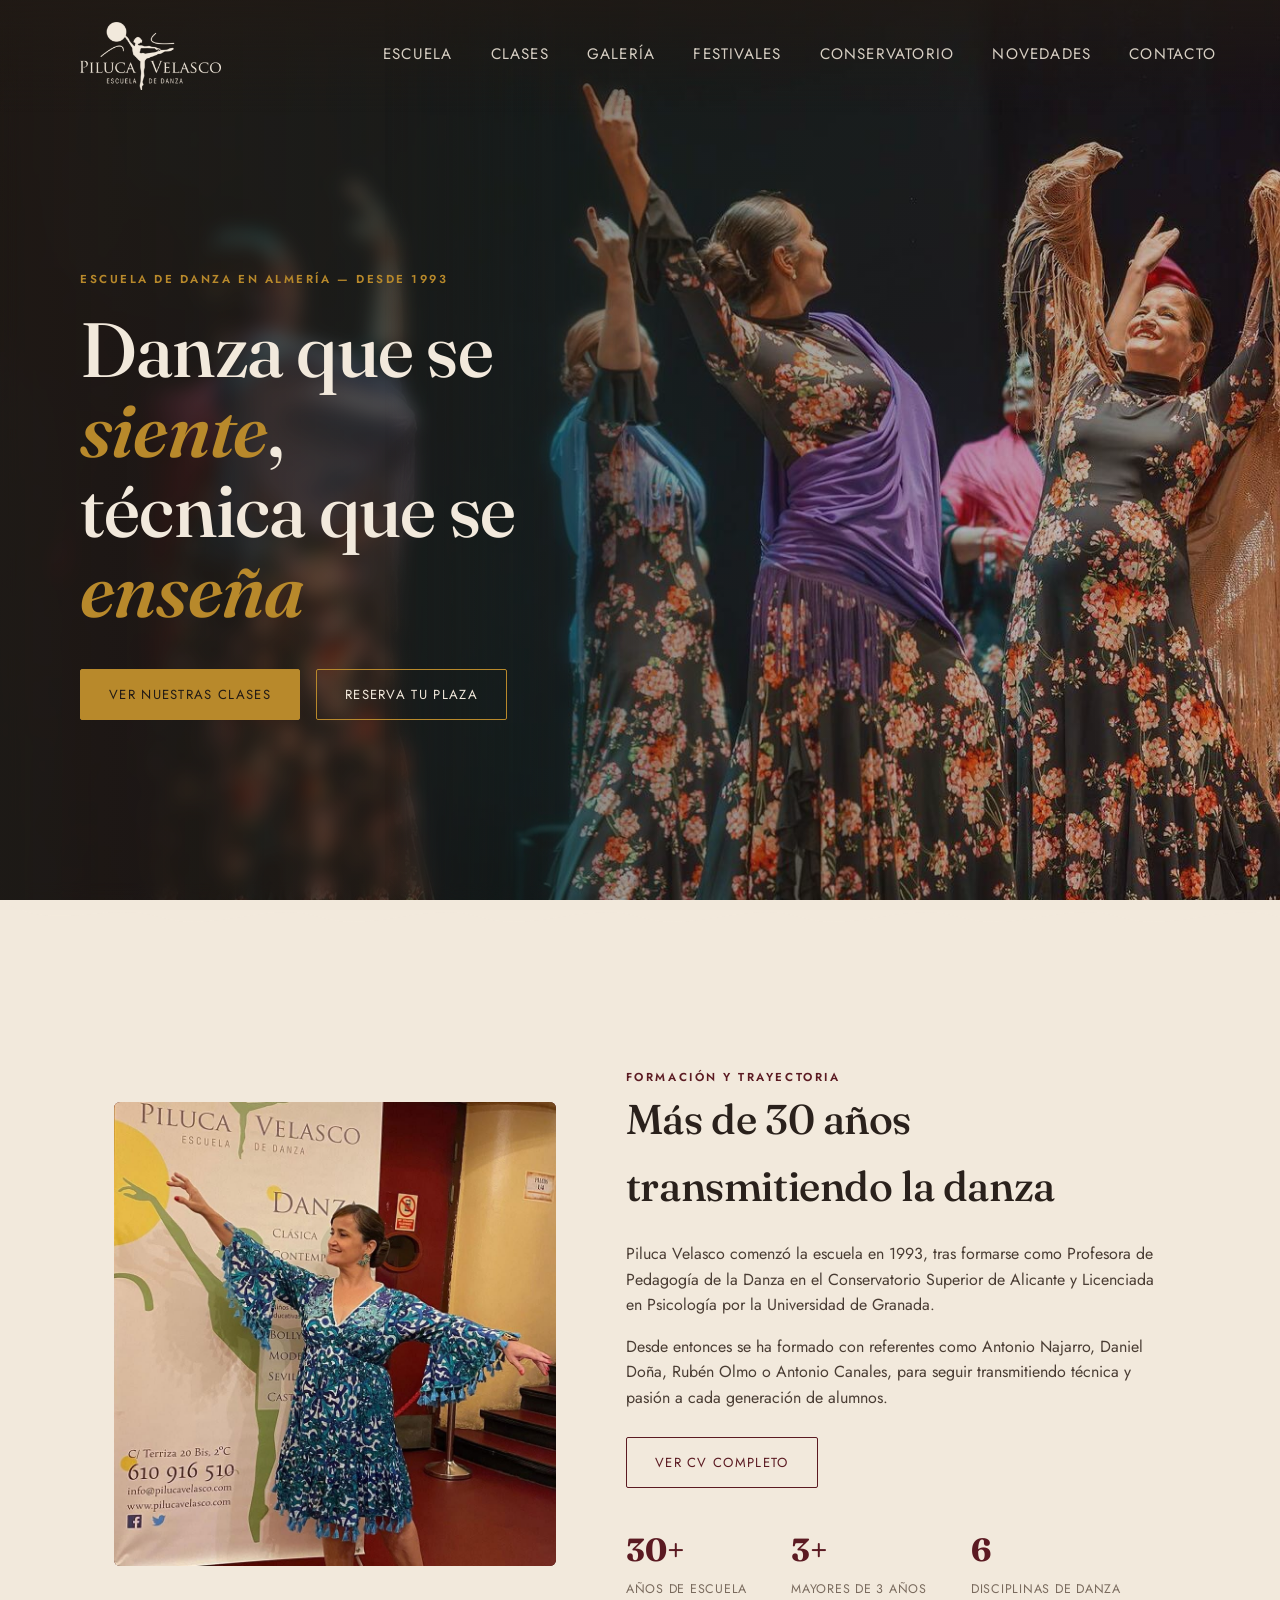
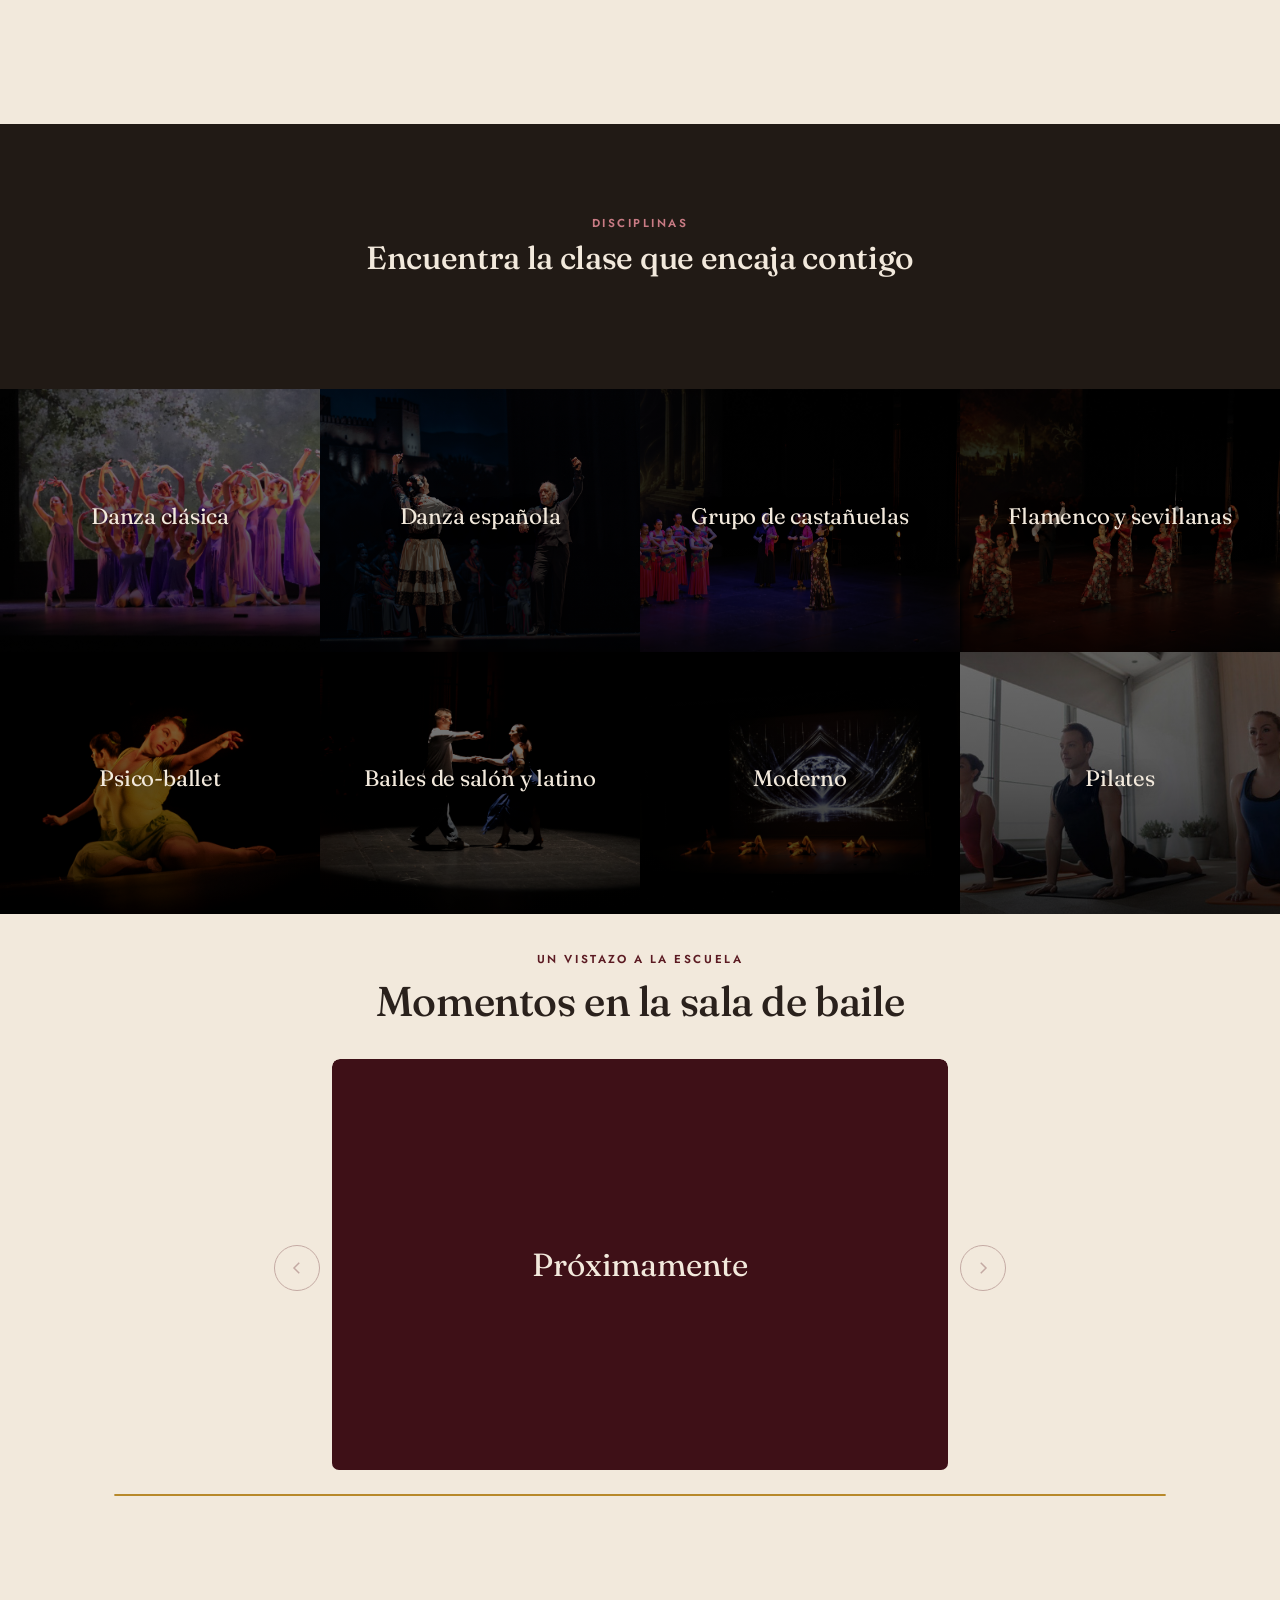
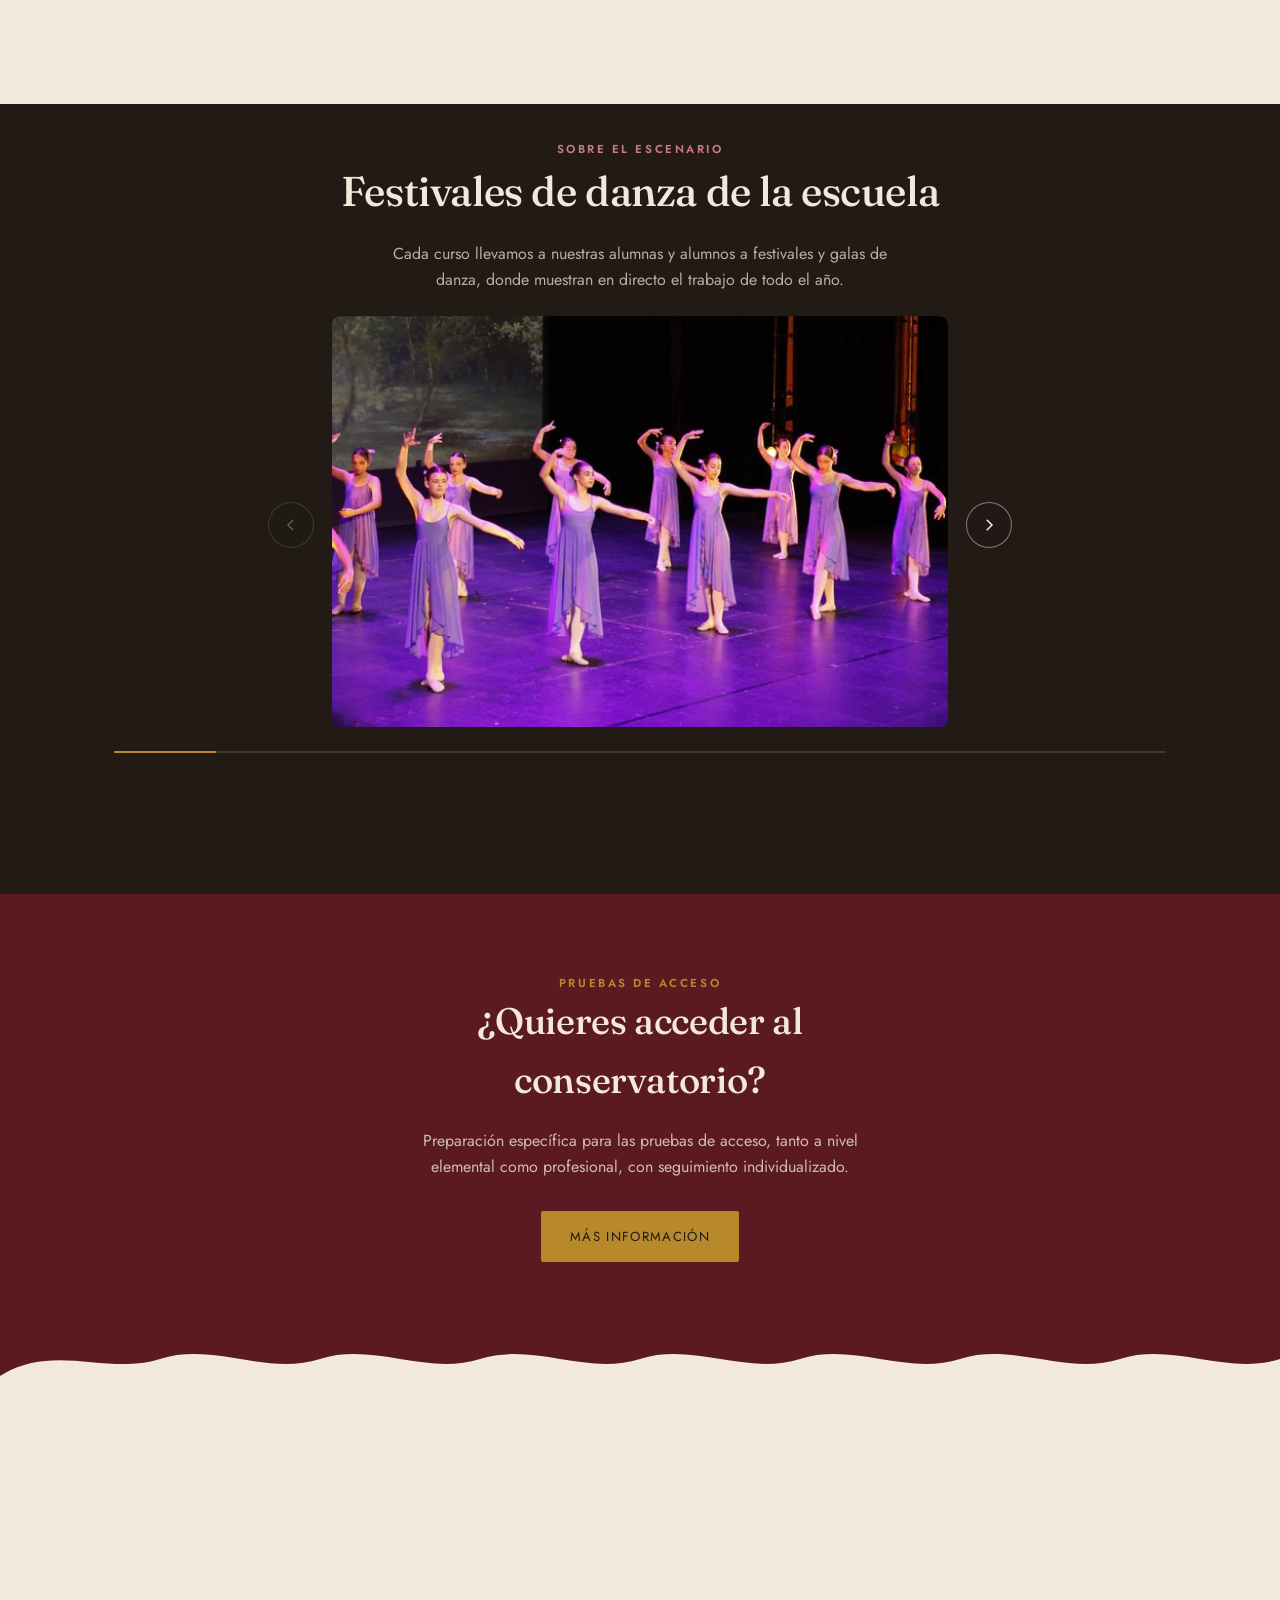
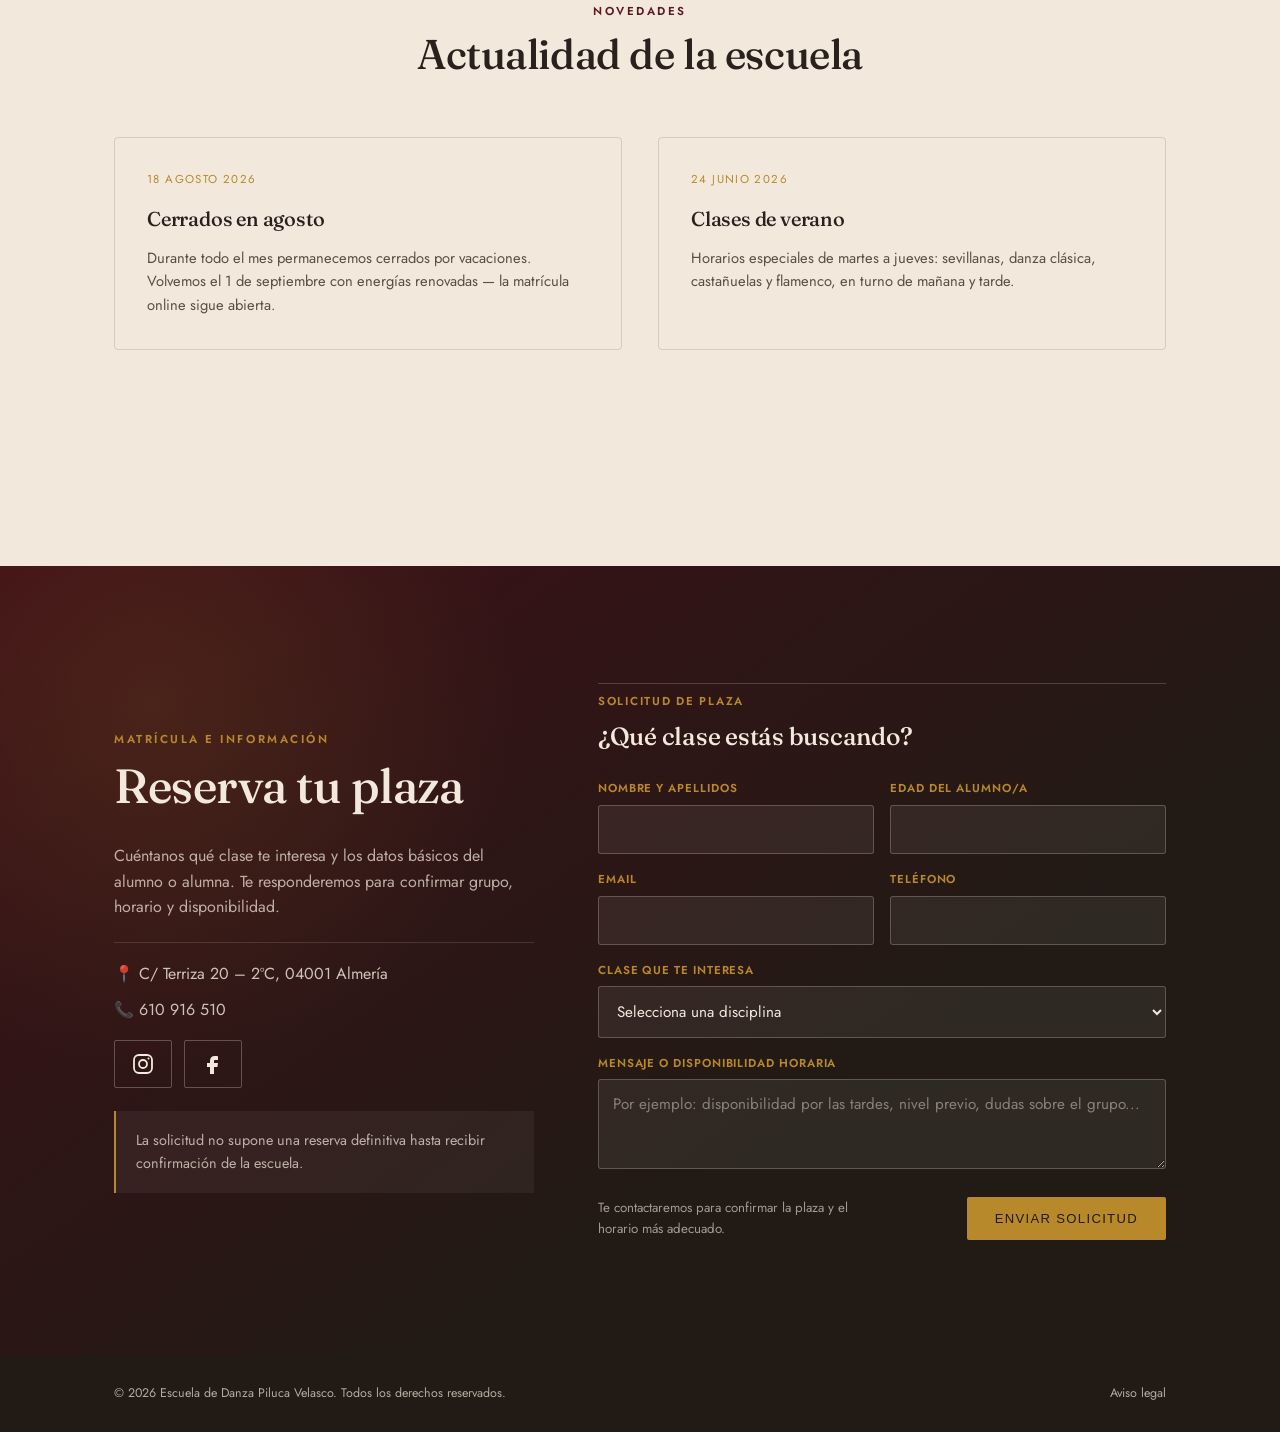
<file: index.html>
<!DOCTYPE html>
<html lang="es">
<head>
<meta charset="UTF-8">
<meta name="viewport" content="width=device-width, initial-scale=1.0">

<!-- Title y meta description optimizados para búsqueda local -->
<title>Escuela De Danza Piluca Velasco</title>
<meta name="description" content="Escuela de danza en Almería centro con más de 30 años de experiencia. Clases de danza clásica, danza española, flamenco, sevillanas y psico-ballet para niños y adultos. Preparación para conservatorio. Matrícula abierta.">
<link rel="canonical" href="https://pilucavelasco.com/">
<meta name="robots" content="index, follow, max-image-preview:large">

<!-- Open Graph / redes sociales -->
<meta property="og:type" content="website">
<meta property="og:title" content="Escuela de Danza en Almería — Piluca Velasco">
<meta property="og:description" content="Clases de danza clásica, española, flamenco y psico-ballet en Almería para todas las edades. Más de 30 años formando bailarines.">
<meta property="og:url" content="https://pilucavelasco.com/">
<meta property="og:image" content="https://pilucavelasco.com/wp-content/uploads/og-escuela-danza-almeria.jpg">
<meta property="og:locale" content="es_ES">
<meta name="twitter:card" content="summary_large_image">

<!-- SEO local -->
<meta name="geo.region" content="ES-AL">
<meta name="geo.placename" content="Almería">

<link rel="preconnect" href="https://fonts.googleapis.com">
<link rel="preconnect" href="https://fonts.gstatic.com" crossorigin>
<link href="https://fonts.googleapis.com/css2?family=Fraunces:ital,opsz,wght@0,9..144,300;0,9..144,500;0,9..144,600;1,9..144,500;1,9..144,600&family=Jost:wght@300;400;500;600&display=swap" rel="stylesheet">

<!-- Datos estructurados: negocio local tipo escuela de danza -->
<script type="application/ld+json">
{
  "@context": "https://schema.org",
  "@type": "DanceSchool",
  "name": "Escuela de Danza Piluca Velasco",
  "image": "https://pilucavelasco.com/wp-content/uploads/og-escuela-danza-almeria.jpg",
  "url": "https://pilucavelasco.com/",
  "telephone": "+34610916510",
  "priceRange": "€€",
  "address": {
    "@type": "PostalAddress",
    "streetAddress": "C/ Terriza 20, 2ºC",
    "addressLocality": "Almería",
    "postalCode": "04001",
    "addressRegion": "Almería",
    "addressCountry": "ES"
  },
  "geo": {
    "@type": "GeoCoordinates",
    "latitude": 36.8381,
    "longitude": -2.4597
  },
  "sameAs": [
    "https://www.instagram.com/danzapilucavelasco/",
    "https://es-la.facebook.com/Escuela-de-Danza-Piluca-Velasco-1104480159685175/"
  ],
  "founder": {
    "@type": "Person",
    "name": "Piluca Velasco"
  },
  "foundingDate": "1993",
  "areaServed": "Almería",
  "hasOfferCatalog": {
    "@type": "OfferCatalog",
    "name": "Clases de danza",
    "itemListElement": [
      { "@type": "Offer", "itemOffered": { "@type": "Course", "name": "Danza clásica" } },
      { "@type": "Offer", "itemOffered": { "@type": "Course", "name": "Danza española" } },
      { "@type": "Offer", "itemOffered": { "@type": "Course", "name": "Grupo de castañuelas" } },
      { "@type": "Offer", "itemOffered": { "@type": "Course", "name": "Flamenco y sevillanas" } },
      { "@type": "Offer", "itemOffered": { "@type": "Course", "name": "Psico-ballet" } },
      { "@type": "Offer", "itemOffered": { "@type": "Course", "name": "Bailes de salón y latino" } },
      { "@type": "Offer", "itemOffered": { "@type": "Course", "name": "Pilates" } }
    ]
  }
}
</script>
<link rel="stylesheet" href="css/styles.css">
</head>
<body class="splash-active">

<div class="intro-splash" id="introSplash" aria-hidden="true">
  <div class="intro-splash-reveal"></div>
  <div class="intro-splash-logo"></div>
</div>

<header id="site-header">
  <a class="brand" href="#inicio" aria-label="Ir al inicio">
    <img src="img/logo-ivory.png" alt="Escuela de Danza Piluca Velasco">
  </a>
  <nav id="siteNav">
    <a href="#escuela">Escuela</a>
    <a href="#clases">Clases</a>
    <a href="#galeria">Galería</a>
    <a href="#festivales">Festivales</a>
    <a href="#conservatorio">Conservatorio</a>
    <a href="#actualidad">Novedades</a>
    <a href="#contacto">Contacto</a>
  </nav>
  <button class="nav-toggle" id="navToggle" aria-label="Abrir menú" aria-expanded="false" aria-controls="siteNav">
    <span></span><span></span><span></span>
  </button>
</header>

<!-- HERO -->
<section class="hero" id="inicio">
  <div class="wrap">
    <div class="hero-eyebrow eyebrow">Escuela de danza en Almería — desde 1993</div>
    <h1 class="reveal in">Danza que <br class="mobile-break">se <em>siente</em>,<br>técnica que <br class="mobile-break">se <em>enseña</em></h1>
    <div class="hero-ctas">
      <a href="#clases" class="btn btn-solid">Ver nuestras clases</a>
      <a href="#contacto" class="btn btn-ghost">Reserva tu plaza</a>
    </div>
  </div>
</section>
<div class="ruffle ruffle-ivory-on-wine">
  <svg viewBox="0 0 1200 34" preserveAspectRatio="none" xmlns="http://www.w3.org/2000/svg">
    <path d="M0,0 C50,34 100,0 150,17 C200,34 250,0 300,17 C350,34 400,0 450,17 C500,34 550,0 600,17 C650,34 700,0 750,17 C800,34 850,0 900,17 C950,34 1000,0 1050,17 C1100,34 1150,0 1200,17 L1200,34 L0,34 Z"/>
  </svg>
</div>

<!-- ESCUELA -->
<section class="escuela" id="escuela">
  <div class="wrap escuela-grid">
    <div class="escuela-media reveal">
      <div class="medallion">
        <img src="img/piluca.jpg" alt="Piluca Velasco, directora de la escuela de danza" loading="lazy">
      </div>
    </div>
    <div class="escuela-heading reveal">
      <div class="eyebrow" style="color:var(--wine)">Formación y trayectoria</div>
      <h2>Más de 30 años transmitiendo la danza</h2>
    </div>
    <div class="escuela-copy reveal">
      <p>Piluca Velasco comenzó la escuela en 1993, tras formarse como Profesora de Pedagogía de la Danza en el Conservatorio Superior de Alicante y Licenciada en Psicología por la Universidad de Granada.</p>
      <p>Desde entonces se ha formado con referentes como Antonio Najarro, Daniel Doña, Rubén Olmo o Antonio Canales, para seguir transmitiendo técnica y pasión a cada generación de alumnos.</p>
      <a href="cv.html" class="btn btn-ghost" style="border-color:var(--wine); color:var(--wine); margin-top:10px; background:transparent;">Ver CV completo</a>
      <div class="stat-row">
        <div class="stat"><b>30+</b><span>años de escuela</span></div>
        <div class="stat"><b>3+</b><span>mayores de 3 años</span></div>
        <div class="stat"><b>6</b><span>disciplinas de danza</span></div>
      </div>
    </div>
  </div>
</section>


<!-- CLASES -->
<section class="clases" id="clases">
  <div class="wrap">
    <div class="eyebrow reveal">Disciplinas</div>
    <h2 class="reveal"><span class="clases-title-desktop">Encuentra la clase que encaja contigo</span><span class="clases-title-mobile">Clases</span></h2>

    <div class="clases-grid">
      <article class="clase-card reveal" style="background-image:url('img/Clases/danza-clasica.jpeg')">
        <div class="clase-card-inner">
          <span class="clase-kicker">Técnica y repertorio</span>
          <h3>Danza clásica</h3>
          <p class="clase-desc">Ballet, musicalidad y técnica desde iniciación hasta niveles avanzados.</p>
          <div class="clase-hover">
            <div class="clase-actions"><a href="#contacto">Inscripciones y horarios</a></div>
          </div>
        </div>
      </article>

      <article class="clase-card reveal" style="background-image:url('img/Clases/danza-espanola.jpg'); --card-position:center 58%;">
        <div class="clase-card-inner">
          <span class="clase-kicker">Tradición española</span>
          <h3>Danza española</h3>
          <p class="clase-desc">Escuela bolera, danza estilizada y folklore.</p>
          <div class="clase-hover">
            <div class="clase-actions"><a href="#contacto">Inscripciones y horarios</a></div>
          </div>
        </div>
      </article>

      <article class="clase-card reveal" style="background-image:url('img/Clases/castanuelas.jpg'); --card-position:center 76%;">
        <div class="clase-card-inner">
          <span class="clase-kicker">Ritmo y precisión</span>
          <h3>Grupo de castañuelas</h3>
          <p class="clase-desc">Técnica, ritmo y repertorio como complemento a la danza española.</p>
          <div class="clase-hover">
            <div class="clase-actions"><a href="#contacto">Inscripciones y horarios</a></div>
          </div>
        </div>
      </article>

      <article class="clase-card reveal" style="background-image:url('img/Clases/flamenco-sevillanas.jpg'); --card-position:center 70%;">
        <div class="clase-card-inner">
          <span class="clase-kicker">Compás y carácter</span>
          <h3>Flamenco y sevillanas</h3>
          <p class="clase-desc">Compás, braceo, taconeo y disfrute desde iniciación.</p>
          <div class="clase-hover">
            <div class="clase-actions"><a href="#contacto">Inscripciones y horarios</a></div>
          </div>
        </div>
      </article>

      <article class="clase-card reveal" style="background-image:url('img/Clases/psico-ballet.jpg'); --card-position:center 75%;">
        <div class="clase-card-inner">
          <span class="clase-kicker">Danza inclusiva</span>
          <h3>Psico-ballet</h3>
          <p class="clase-desc">Danza adaptada para alumnado con necesidades educativas especiales.</p>
          <div class="clase-hover">
            <div class="clase-actions"><a href="#contacto">Inscripciones y horarios</a></div>
          </div>
        </div>
      </article>

      <article class="clase-card reveal" style="background-image:url('img/Clases/bailes-salon.jpg'); --card-position:center 76%;">
        <div class="clase-card-inner">
          <span class="clase-kicker">En pareja</span>
          <h3>Bailes de salón y latino</h3>
          <p class="clase-desc">Ritmo, coordinación y disfrute para aprender a bailar en cualquier ocasión.</p>
          <div class="clase-hover">
            <div class="clase-actions"><a href="#contacto">Inscripciones y horarios</a></div>
          </div>
        </div>
      </article>

      <article class="clase-card reveal" style="background-image:url('img/Clases/moderno.jpg'); --card-position:center 72%;">
        <div class="clase-card-inner">
          <span class="clase-kicker">Expresión y movimiento</span>
          <h3>Moderno</h3>
          <p class="clase-desc">Coreografía, coordinación y expresión corporal a través de estilos actuales.</p>
          <div class="clase-hover">
            <div class="clase-actions"><a href="#contacto">Inscripciones y horarios</a></div>
          </div>
        </div>
      </article>

      <article class="clase-card reveal" style="background-image:url('img/Clases/pilates.jpg')">
        <div class="clase-card-inner">
          <span class="clase-kicker">Fuerza y control</span>
          <h3>Pilates</h3>
          <p class="clase-desc">Trabajo de fuerza, control postural y respiración.</p>
          <div class="clase-hover">
            <div class="clase-actions"><a href="#contacto">Inscripciones y horarios</a></div>
          </div>
        </div>
      </article>
    </div>
  </div>
</section>

<!-- GALERÍA -->
<section class="galeria" id="galeria">
  <div class="wrap">
    <div class="galeria-head">
      <div>
        <div class="eyebrow reveal" style="color:var(--wine)">Un vistazo a la escuela</div>
        <h2 class="reveal">Momentos en la sala de baile</h2>
      </div>
    </div>
  </div>

  <div class="track-wrap">
    <div class="galeria-nav">
      <button type="button" id="galPrev" aria-label="Foto anterior">
        <svg width="18" height="18" viewBox="0 0 24 24" fill="none" stroke="currentColor" stroke-width="2"><path d="M15 5 L8 12 L15 19"/></svg>
      </button>
      <button type="button" id="galNext" aria-label="Foto siguiente">
        <svg width="18" height="18" viewBox="0 0 24 24" fill="none" stroke="currentColor" stroke-width="2"><path d="M9 5 L16 12 L9 19"/></svg>
      </button>
    </div>
    <div class="track" id="galTrack">
      <div class="slide reveal">
        <span>Próximamente</span>
      </div>
    </div>
  </div>

  <div class="wrap">
    <div class="progress-track"><div class="progress-bar" id="galProgress"></div></div>
  </div>
</section>

<!-- FESTIVALES -->
<section class="festivales" id="festivales">
  <div class="wrap">
    <div class="festival-head">
      <div>
        <div class="eyebrow reveal">Sobre el escenario</div>
        <h2 class="reveal">Festivales de danza de la escuela</h2>
        <p class="lead reveal">Cada curso llevamos a nuestras alumnas y alumnos a festivales y galas de danza, donde muestran en directo el trabajo de todo el año.</p>
      </div>
    </div>
    <div class="festival-track-wrap">
      <div class="festival-nav" aria-label="Navegación de festivales">
        <button type="button" id="festPrev" aria-label="Foto anterior">
          <svg width="18" height="18" viewBox="0 0 24 24" fill="none" stroke="currentColor" stroke-width="2"><path d="M15 5 L8 12 L15 19"/></svg>
        </button>
        <button type="button" id="festNext" aria-label="Foto siguiente">
          <svg width="18" height="18" viewBox="0 0 24 24" fill="none" stroke="currentColor" stroke-width="2"><path d="M9 5 L16 12 L9 19"/></svg>
        </button>
      </div>
      <div class="festival-track" id="festTrack">
      <figure class="festival-slide reveal zoomable" data-image="img/Festivales/a.jpg" tabindex="0" role="button" aria-label="Ampliar foto del festival de danza">
        <img src="img/Festivales/a.jpg" alt="Actuación de la escuela en el festival de danza">
      </figure>
      <figure class="festival-slide reveal zoomable" data-image="img/Festivales/b.jpg" tabindex="0" role="button" aria-label="Ampliar foto del festival de danza">
        <img src="img/Festivales/b.jpg" alt="Alumnado de la escuela actuando en el festival de danza">
      </figure>
      <figure class="festival-slide reveal zoomable" data-image="img/Festivales/c.jpg" tabindex="0" role="button" aria-label="Ampliar foto del festival de danza">
        <img src="img/Festivales/c.jpg" alt="Coreografía de la escuela sobre el escenario">
      </figure>
      <figure class="festival-slide reveal zoomable" data-image="img/Festivales/d.jpg" tabindex="0" role="button" aria-label="Ampliar foto del festival de danza">
        <img src="img/Festivales/d.jpg" alt="Actuación de danza de la escuela en el festival">
      </figure>
      <figure class="festival-slide reveal zoomable" data-image="img/Festivales/e.jpg" tabindex="0" role="button" aria-label="Ampliar foto del festival de danza">
        <img src="img/Festivales/e.jpg" alt="Momento de una actuación de la escuela">
      </figure>
      <figure class="festival-slide reveal zoomable" data-image="img/Festivales/f.jpg" tabindex="0" role="button" aria-label="Ampliar foto del festival de danza">
        <img src="img/Festivales/f.jpg" alt="Alumnado bailando sobre el escenario del festival">
      </figure>
      <figure class="festival-slide reveal zoomable" data-image="img/Festivales/g.jpg" tabindex="0" role="button" aria-label="Ampliar foto del festival de danza">
        <img src="img/Festivales/g.jpg" alt="Coreografía presentada en el festival de la escuela">
      </figure>
      <figure class="festival-slide reveal zoomable" data-image="img/Festivales/h.jpg" tabindex="0" role="button" aria-label="Ampliar foto del festival de danza">
        <img src="img/Festivales/h.jpg" alt="Actuación del festival anual de danza">
      </figure>
      <figure class="festival-slide reveal zoomable" data-image="img/Festivales/i.jpg" tabindex="0" role="button" aria-label="Ampliar foto del festival de danza">
        <img src="img/Festivales/i.jpg" alt="Baile del alumnado durante el festival">
      </figure>
      <figure class="festival-slide reveal zoomable" data-image="img/Festivales/j.jpg" tabindex="0" role="button" aria-label="Ampliar foto del festival de danza">
        <img src="img/Festivales/j.jpg" alt="Final de una actuación del festival de danza">
      </figure>
      </div>
    </div>
    <div class="festival-progress"><div class="festival-progress-bar" id="festProgress"></div></div>
  </div>
</section>

<!-- CONSERVATORIO -->
<section class="conserv" id="conservatorio">
  <div class="wrap">
    <div class="eyebrow reveal" style="color:var(--gold)">Pruebas de acceso</div>
    <h2 class="reveal">¿Quieres acceder al conservatorio?</h2>
    <p class="reveal">Preparación específica para las pruebas de acceso, tanto a nivel elemental como profesional, con seguimiento individualizado.</p>
    <a href="#contacto" class="btn btn-solid reveal">Más información</a>
  </div>
</section>
<div class="ruffle ruffle-wine-on-ivory" style="transform:scaleY(-1);">
  <svg viewBox="0 0 1200 34" preserveAspectRatio="none" xmlns="http://www.w3.org/2000/svg">
    <path d="M0,0 C50,34 100,0 150,17 C200,34 250,0 300,17 C350,34 400,0 450,17 C500,34 550,0 600,17 C650,34 700,0 750,17 C800,34 850,0 900,17 C950,34 1000,0 1050,17 C1100,34 1150,0 1200,17 L1200,34 L0,34 Z"/>
  </svg>
</div>

<!-- ACTUALIDAD -->
<section class="actualidad" id="actualidad">
  <div class="wrap">
    <div class="eyebrow reveal" style="color:var(--wine)">Novedades</div>
    <h2 class="reveal">Actualidad de la escuela</h2>
    <div class="news-grid">
      <div class="news-card reveal">
        <time class="news-date" datetime="2026-08-18">18 agosto 2026</time>
        <h3>Cerrados en agosto</h3>
        <p>Durante todo el mes permanecemos cerrados por vacaciones. Volvemos el 1 de septiembre con energías renovadas — la matrícula online sigue abierta.</p>
      </div>
      <div class="news-card reveal">
        <time class="news-date" datetime="2026-06-24">24 junio 2026</time>
        <h3>Clases de verano</h3>
        <p>Horarios especiales de martes a jueves: sevillanas, danza clásica, castañuelas y flamenco, en turno de mañana y tarde.</p>
      </div>
    </div>
  </div>
</section>

<!-- CONTACTO -->
<section class="contacto-section" id="contacto">
  <div class="wrap contacto-grid">
    <div class="reveal">
      <div class="eyebrow" style="color:var(--gold)">Matrícula e información</div>
      <h2>Reserva tu plaza</h2>
      <p class="lead">Cuéntanos qué clase te interesa y los datos básicos del alumno o alumna. Te responderemos para confirmar grupo, horario y disponibilidad.</p>
      <div class="contacto-info">
        <p>📍 C/ Terriza 20 – 2ºC, 04001 Almería</p>
        <p>📞 <a href="tel:+34610916510">610 916 510</a></p>
      </div>
      <div class="contacto-socials" aria-label="Redes sociales de la escuela">
        <a href="https://www.instagram.com/danzapilucavelasco/" target="_blank" rel="noopener noreferrer" aria-label="Instagram de la escuela">
          <svg aria-hidden="true" viewBox="0 0 24 24"><rect x="3" y="3" width="18" height="18" rx="5"/><circle cx="12" cy="12" r="4"/><circle class="social-dot" cx="17.5" cy="6.5" r="1"/></svg>
        </a>
        <a href="https://es-la.facebook.com/Escuela-de-Danza-Piluca-Velasco-1104480159685175/" target="_blank" rel="noopener noreferrer" aria-label="Facebook de la escuela">
          <svg aria-hidden="true" viewBox="0 0 24 24"><path d="M14 8h3V4.2c-.7-.1-1.9-.2-3.3-.2C10.9 4 9 5.7 9 8.8V11H6v4h3v7h4v-7h3.4l.6-4h-4V9.2C13 8.4 13.3 8 14 8Z"/></svg>
        </a>
      </div>
      <div class="reserva-note">La solicitud no supone una reserva definitiva hasta recibir confirmación de la escuela.</div>
    </div>

    <div class="form-card reveal">
      <div class="form-card-head">
        <span>Solicitud de plaza</span>
        <h3>¿Qué clase estás buscando?</h3>
      </div>
      <form class="pv-form" name="contacto" method="POST" data-netlify="true" netlify-honeypot="pv_website" action="/gracias.html">
        <input type="hidden" name="form-name" value="contacto">
        <p class="hp"><label>No rellenar: <input name="pv_website"></label></p>

        <div>
          <label for="pv_nombre">Nombre y apellidos</label>
          <input type="text" id="pv_nombre" name="nombre" autocomplete="name" required>
        </div>
        <div>
          <label for="pv_edad">Edad del alumno/a</label>
          <input type="number" id="pv_edad" name="edad" min="2" max="99" inputmode="numeric">
        </div>
        <div>
          <label for="pv_email">Email</label>
          <input type="email" id="pv_email" name="email" autocomplete="email" required>
        </div>
        <div>
          <label for="pv_telefono">Teléfono</label>
          <input type="tel" id="pv_telefono" name="telefono" autocomplete="tel">
        </div>
        <div class="full">
          <label for="pv_disciplina">Clase que te interesa</label>
          <select id="pv_disciplina" name="disciplina" required>
            <option value="" selected disabled>Selecciona una disciplina</option>
            <option>Danza clásica</option>
            <option>Danza española</option>
            <option>Grupo de castañuelas</option>
            <option>Flamenco y sevillanas</option>
            <option>Psico-ballet</option>
            <option>Bailes de salón y latino</option>
            <option>Moderno</option>
            <option>Pilates</option>
            <option>Preparación conservatorio</option>
          </select>
        </div>
        <div class="full">
          <label for="pv_mensaje">Mensaje o disponibilidad horaria</label>
          <textarea id="pv_mensaje" name="mensaje" placeholder="Por ejemplo: disponibilidad por las tardes, nivel previo, dudas sobre el grupo..."></textarea>
        </div>
        <div class="form-submit">
          <small>Te contactaremos para confirmar la plaza y el horario más adecuado.</small>
          <button type="submit" class="btn btn-solid" style="border:none;">Enviar solicitud</button>
        </div>
      </form>
    </div>
  </div>
</section>

<!-- FOOTER -->
<footer>
  <div class="wrap">
    <div class="bottom-bar">
      <span>© 2026 Escuela de Danza Piluca Velasco. Todos los derechos reservados.</span>
      <span>Aviso legal</span>
    </div>
  </div>
</footer>

<script src="js/main.js"></script>
</body>
</html>
</file>
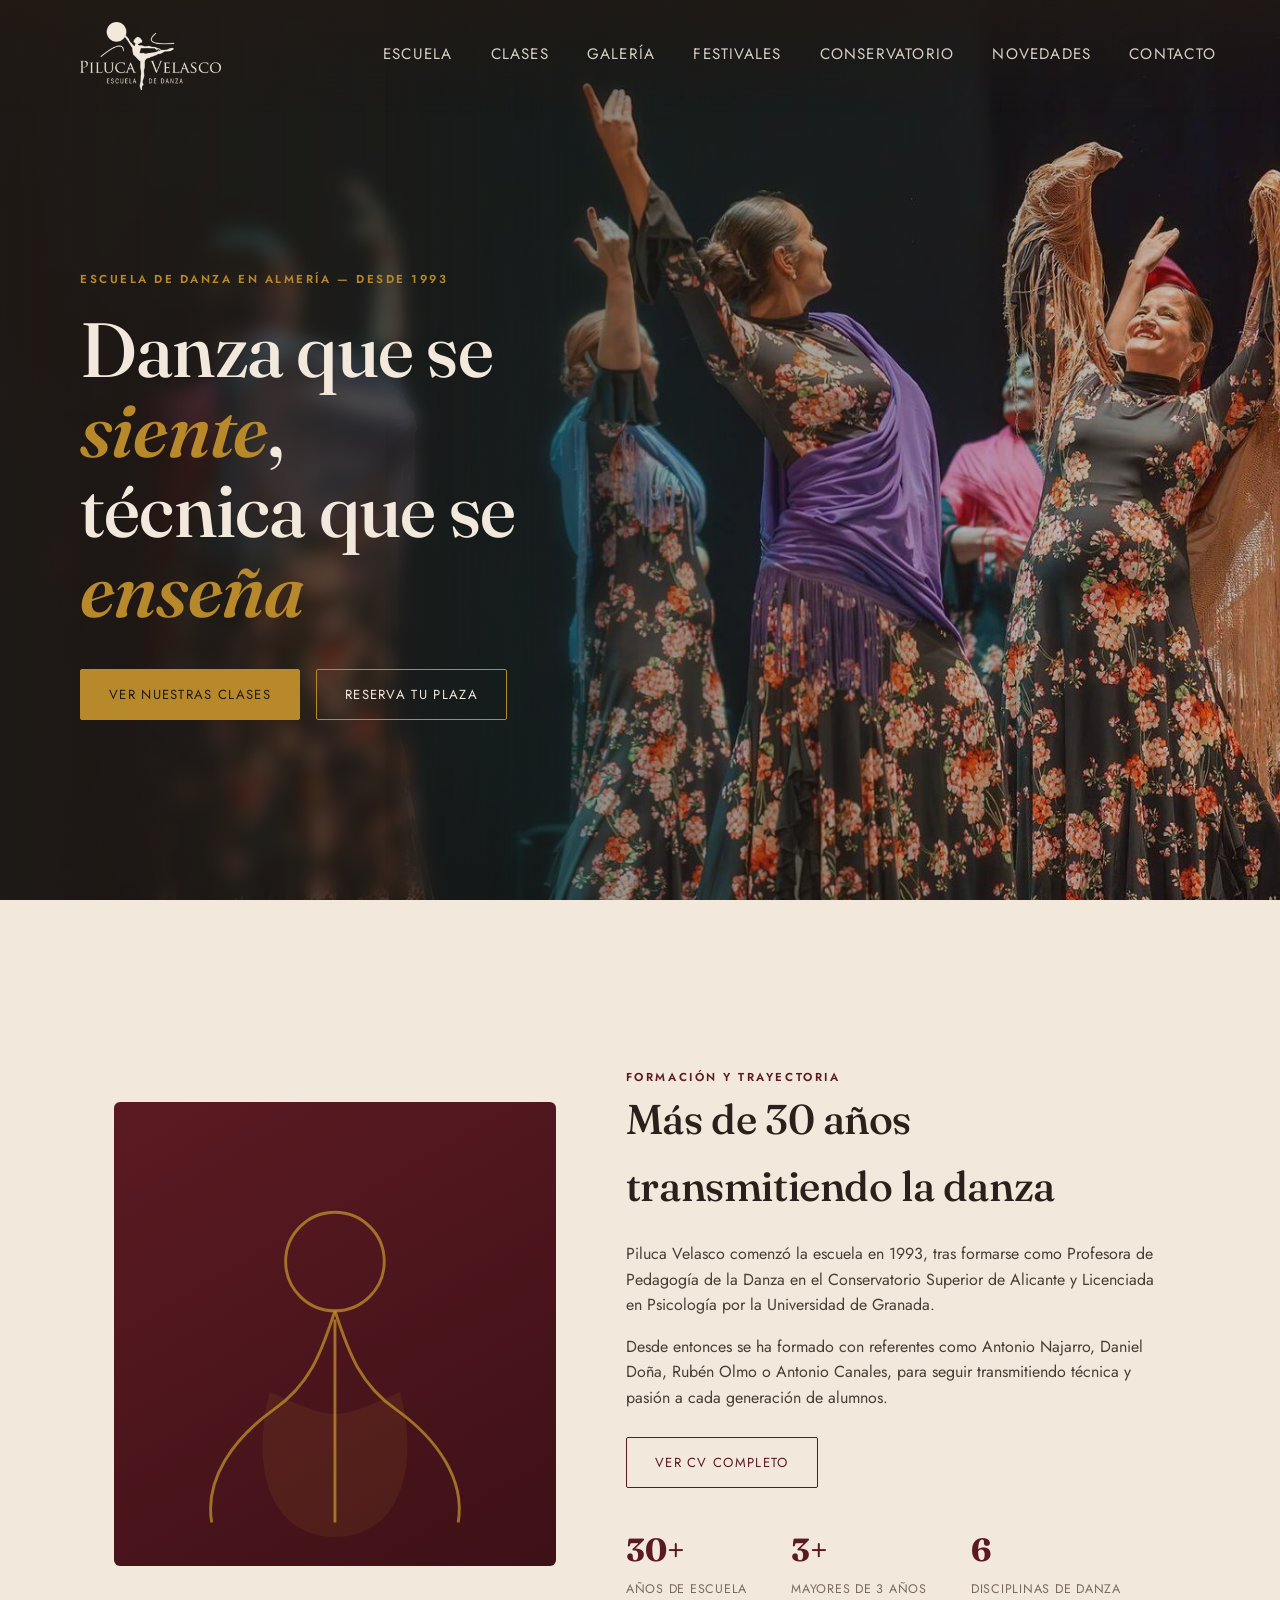
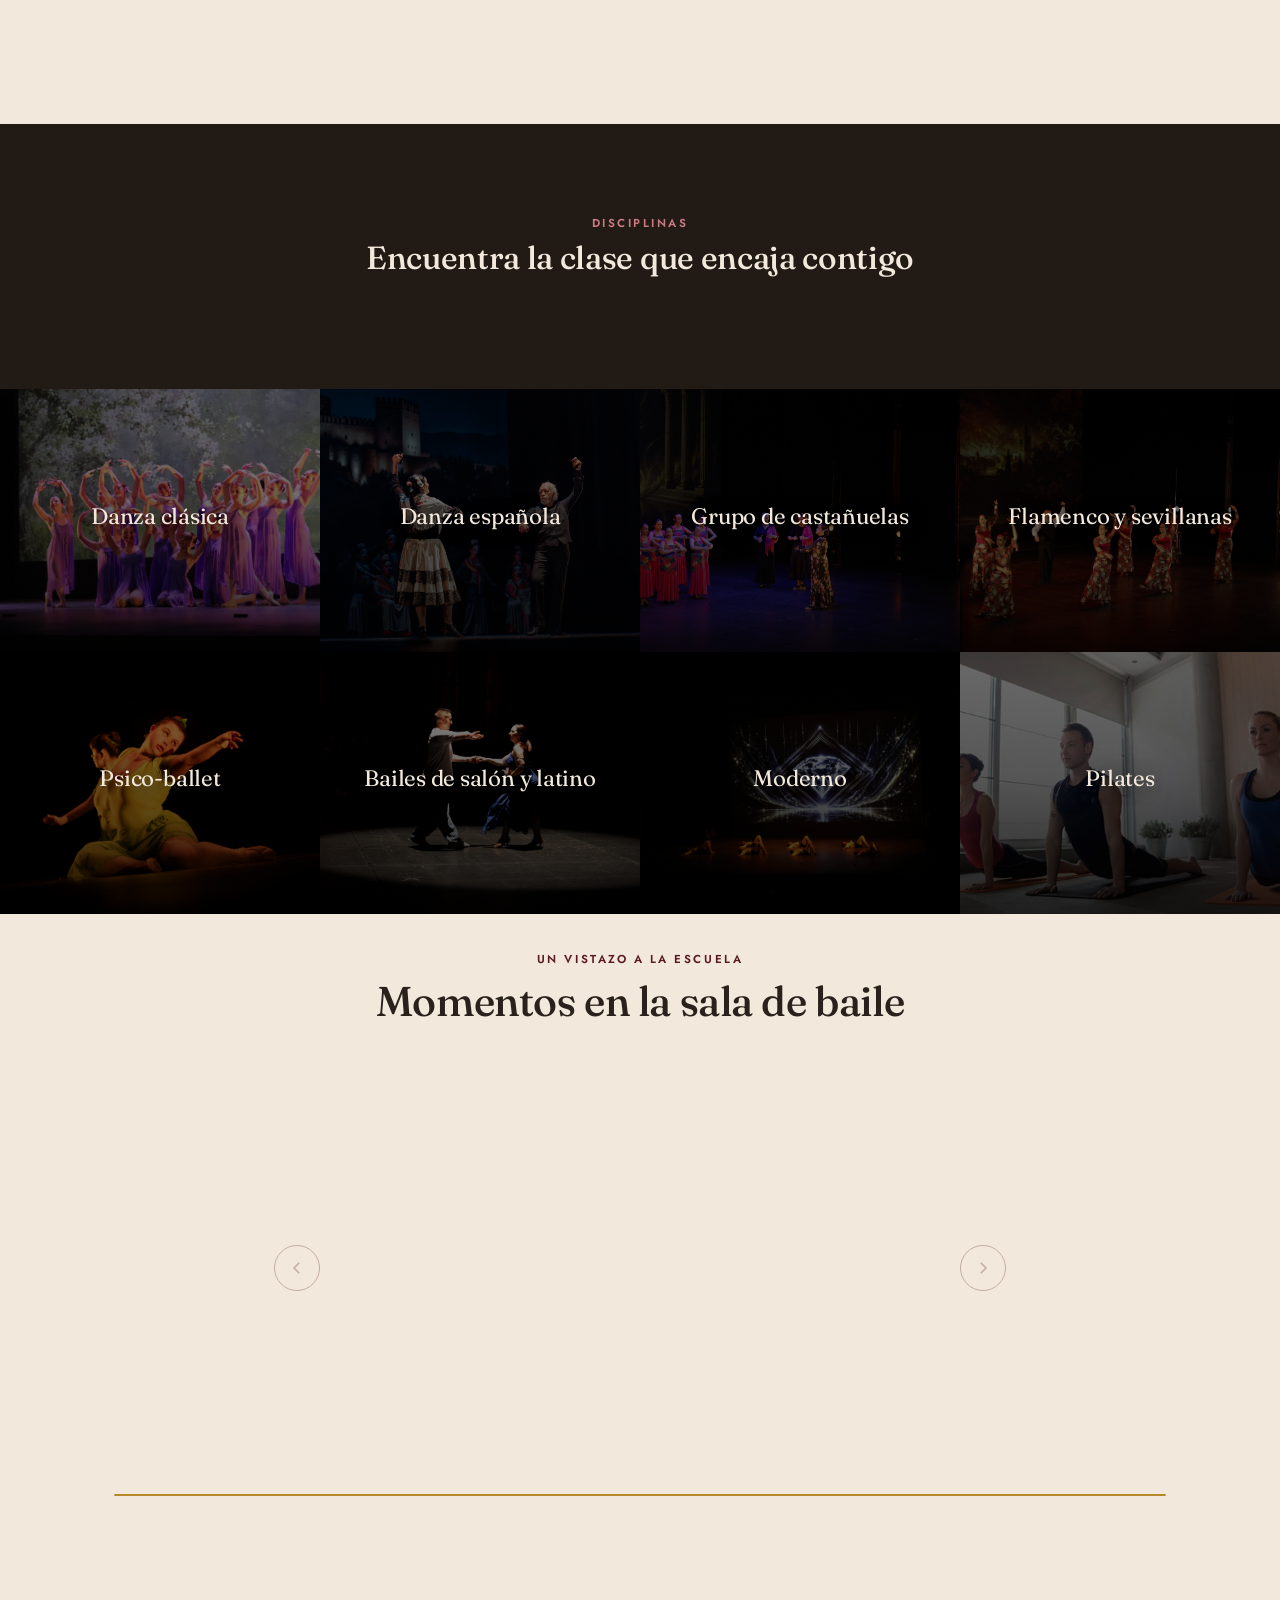
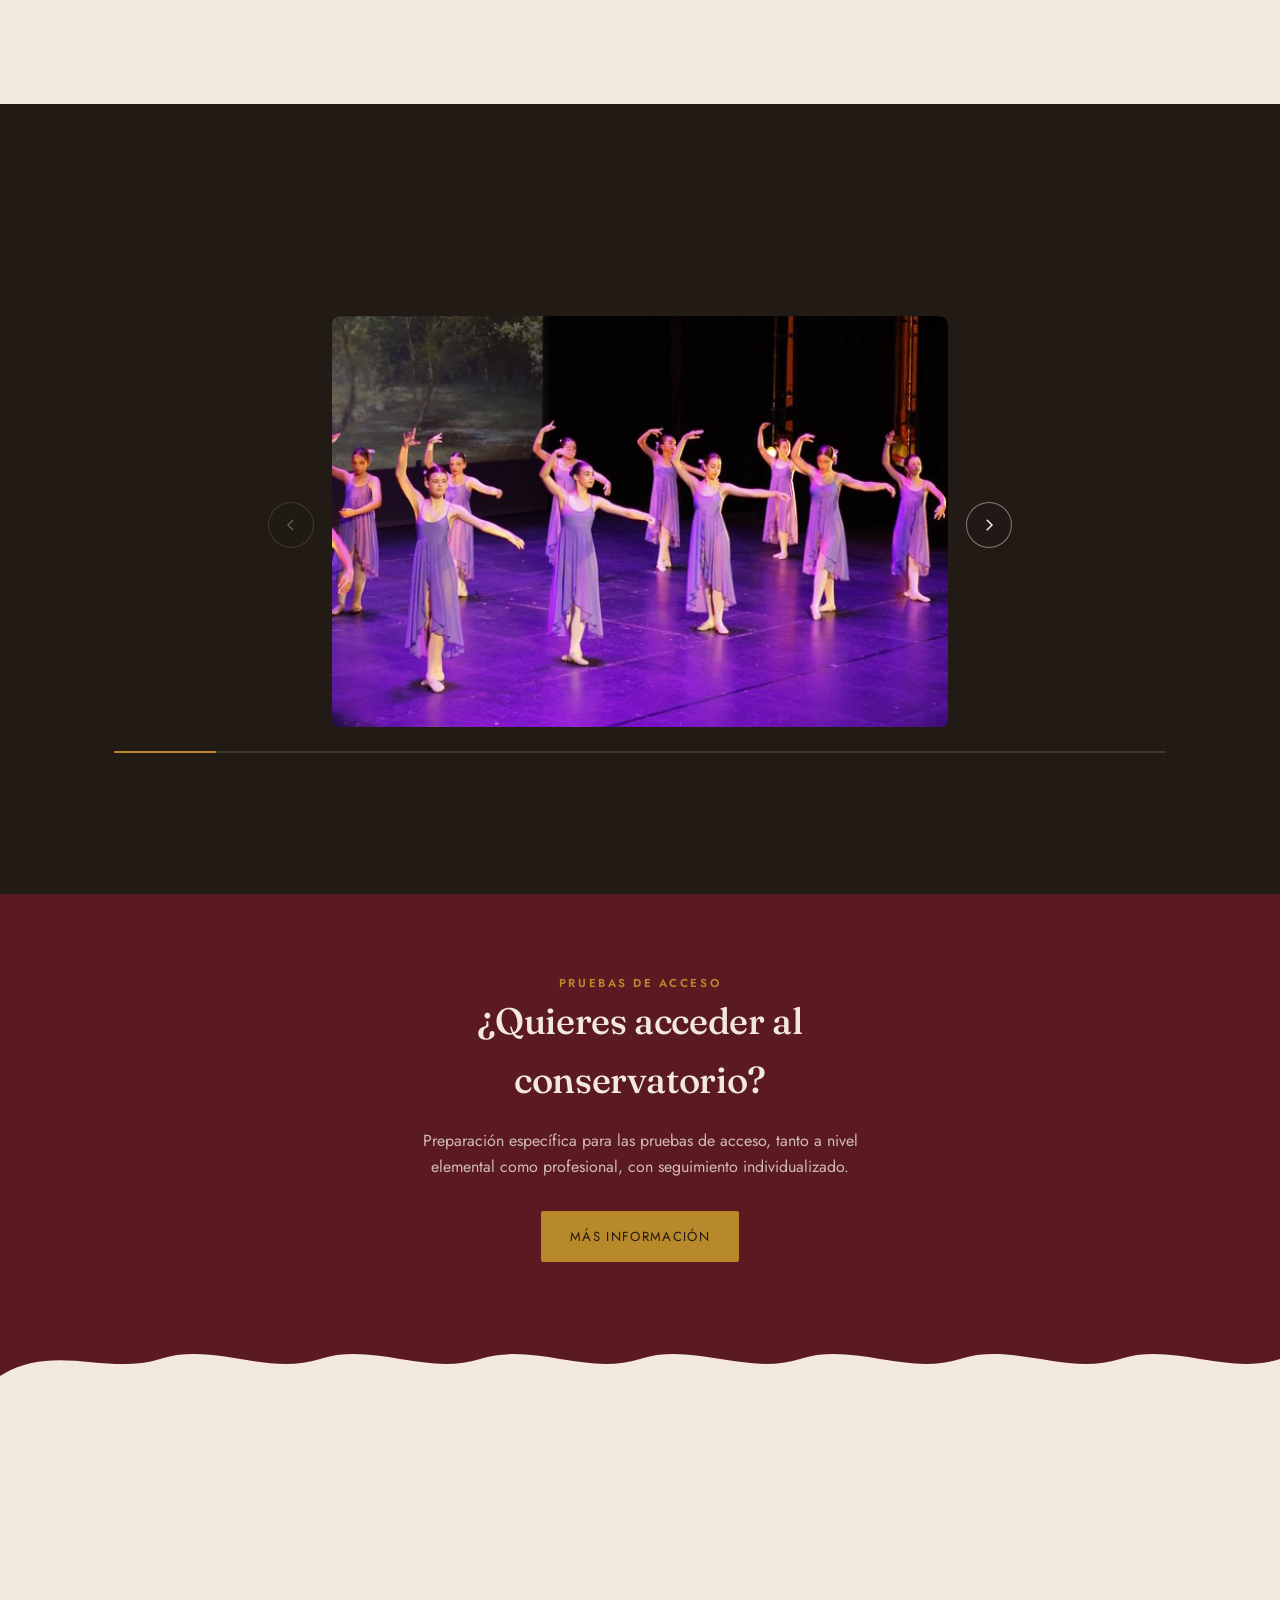
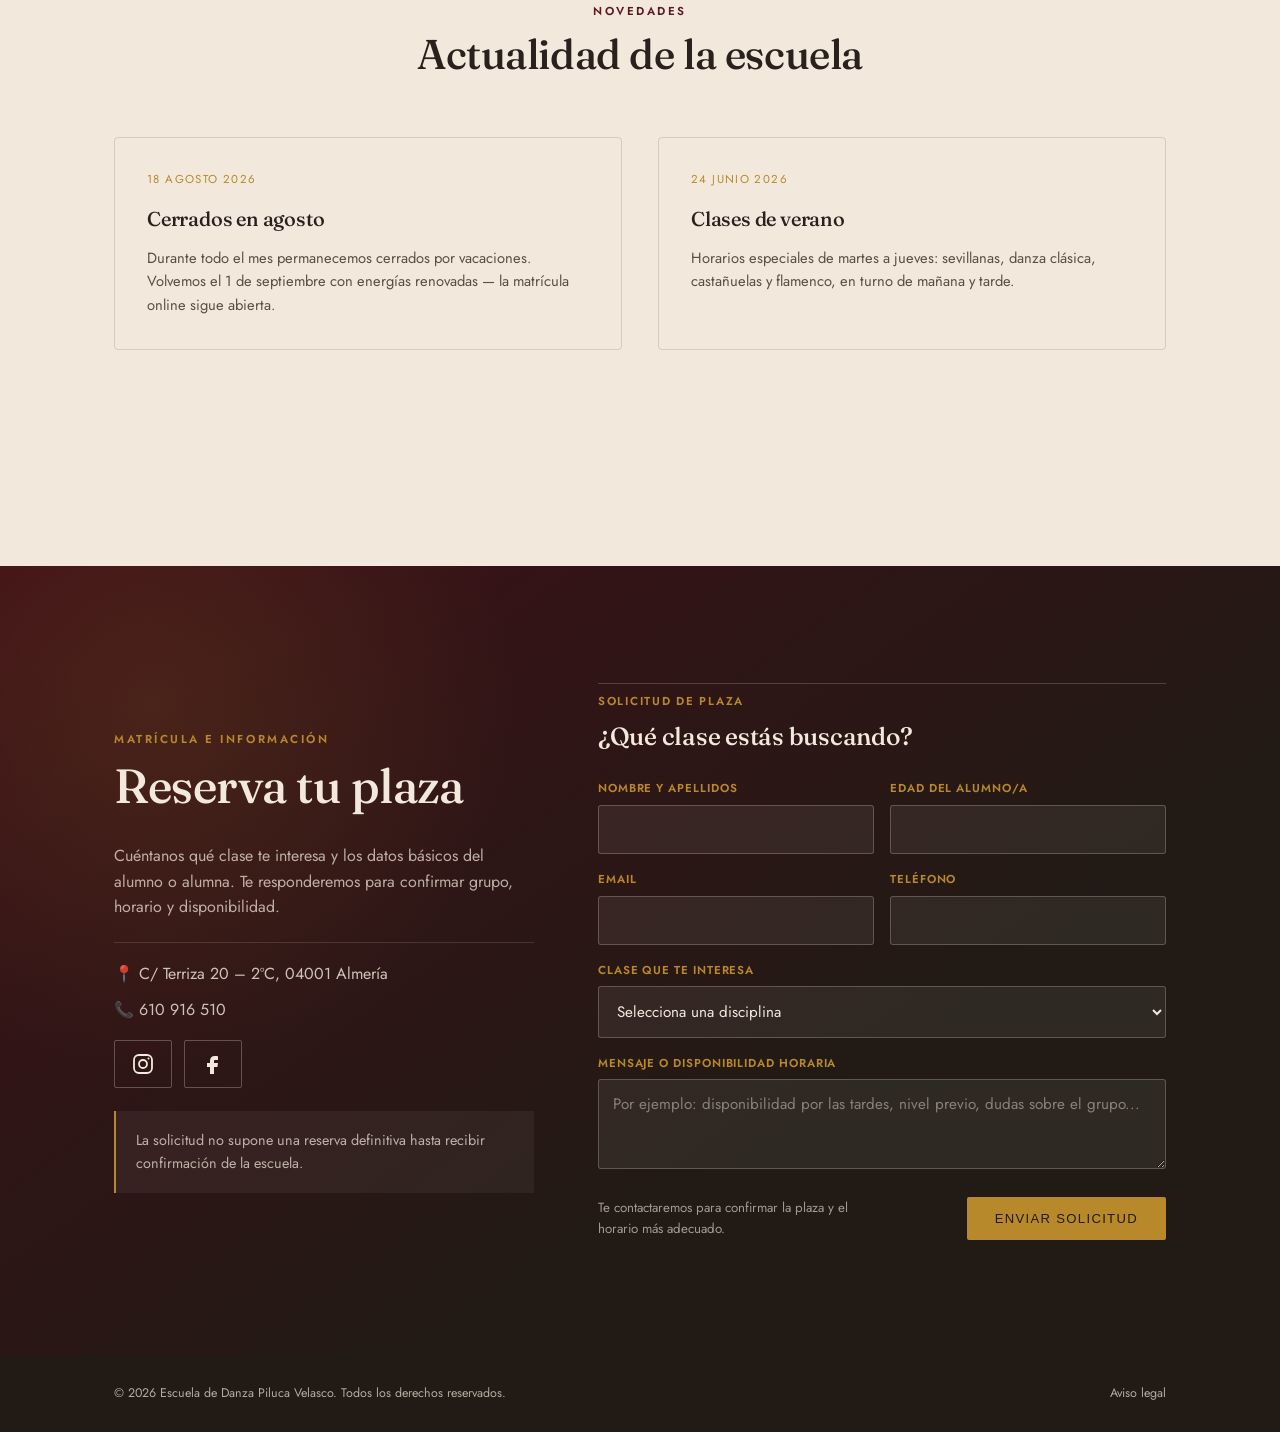
<file: WEB_ESCUELA/index.html>
<!DOCTYPE html>
<html lang="es">
<head>
<meta charset="UTF-8">
<meta name="viewport" content="width=device-width, initial-scale=1.0">

<!-- Title y meta description optimizados para búsqueda local -->
<title>Escuela De Danza Piluca Velasco</title>
<meta name="description" content="Escuela de danza en Almería centro con más de 30 años de experiencia. Clases de danza clásica, danza española, flamenco, sevillanas y psico-ballet para niños y adultos. Preparación para conservatorio. Matrícula abierta.">
<link rel="canonical" href="https://pilucavelasco.com/">
<meta name="robots" content="index, follow, max-image-preview:large">

<!-- Open Graph / redes sociales -->
<meta property="og:type" content="website">
<meta property="og:title" content="Escuela de Danza en Almería — Piluca Velasco">
<meta property="og:description" content="Clases de danza clásica, española, flamenco y psico-ballet en Almería para todas las edades. Más de 30 años formando bailarines.">
<meta property="og:url" content="https://pilucavelasco.com/">
<meta property="og:image" content="https://pilucavelasco.com/wp-content/uploads/og-escuela-danza-almeria.jpg">
<meta property="og:locale" content="es_ES">
<meta name="twitter:card" content="summary_large_image">

<!-- SEO local -->
<meta name="geo.region" content="ES-AL">
<meta name="geo.placename" content="Almería">

<link rel="preconnect" href="https://fonts.googleapis.com">
<link rel="preconnect" href="https://fonts.gstatic.com" crossorigin>
<link href="https://fonts.googleapis.com/css2?family=Fraunces:ital,opsz,wght@0,9..144,300;0,9..144,500;0,9..144,600;1,9..144,500;1,9..144,600&family=Jost:wght@300;400;500;600&display=swap" rel="stylesheet">

<!-- Datos estructurados: negocio local tipo escuela de danza -->
<script type="application/ld+json">
{
  "@context": "https://schema.org",
  "@type": "DanceSchool",
  "name": "Escuela de Danza Piluca Velasco",
  "image": "https://pilucavelasco.com/wp-content/uploads/og-escuela-danza-almeria.jpg",
  "url": "https://pilucavelasco.com/",
  "telephone": "+34610916510",
  "priceRange": "€€",
  "address": {
    "@type": "PostalAddress",
    "streetAddress": "C/ Terriza 20, 2ºC",
    "addressLocality": "Almería",
    "postalCode": "04001",
    "addressRegion": "Almería",
    "addressCountry": "ES"
  },
  "geo": {
    "@type": "GeoCoordinates",
    "latitude": 36.8381,
    "longitude": -2.4597
  },
  "sameAs": [
    "https://www.instagram.com/danzapilucavelasco/",
    "https://es-la.facebook.com/Escuela-de-Danza-Piluca-Velasco-1104480159685175/"
  ],
  "founder": {
    "@type": "Person",
    "name": "Piluca Velasco"
  },
  "foundingDate": "1993",
  "areaServed": "Almería",
  "hasOfferCatalog": {
    "@type": "OfferCatalog",
    "name": "Clases de danza",
    "itemListElement": [
      { "@type": "Offer", "itemOffered": { "@type": "Course", "name": "Danza clásica" } },
      { "@type": "Offer", "itemOffered": { "@type": "Course", "name": "Danza española" } },
      { "@type": "Offer", "itemOffered": { "@type": "Course", "name": "Grupo de castañuelas" } },
      { "@type": "Offer", "itemOffered": { "@type": "Course", "name": "Flamenco y sevillanas" } },
      { "@type": "Offer", "itemOffered": { "@type": "Course", "name": "Psico-ballet" } },
      { "@type": "Offer", "itemOffered": { "@type": "Course", "name": "Bailes de salón y latino" } },
      { "@type": "Offer", "itemOffered": { "@type": "Course", "name": "Pilates" } }
    ]
  }
}
</script>
<link rel="stylesheet" href="css/styles.css">
</head>
<body class="splash-active">

<div class="intro-splash" id="introSplash" aria-hidden="true">
  <div class="intro-splash-reveal"></div>
  <div class="intro-splash-logo"></div>
</div>

<header id="site-header">
  <a class="brand" href="#inicio" aria-label="Ir al inicio">
    <img src="img/logo-ivory.png" alt="Escuela de Danza Piluca Velasco">
  </a>
  <nav id="siteNav">
    <a href="#escuela">Escuela</a>
    <a href="#clases">Clases</a>
    <a href="#galeria">Galería</a>
    <a href="#festivales">Festivales</a>
    <a href="#conservatorio">Conservatorio</a>
    <a href="#actualidad">Novedades</a>
    <a href="#contacto">Contacto</a>
  </nav>
  <button class="nav-toggle" id="navToggle" aria-label="Abrir menú" aria-expanded="false" aria-controls="siteNav">
    <span></span><span></span><span></span>
  </button>
</header>

<!-- HERO -->
<section class="hero" id="inicio">
  <div class="wrap">
    <div class="hero-eyebrow eyebrow">Escuela de danza en Almería — desde 1993</div>
    <h1 class="reveal in">Danza que <br class="mobile-break">se <em>siente</em>,<br>técnica que <br class="mobile-break">se <em>enseña</em></h1>
    <div class="hero-ctas">
      <a href="#clases" class="btn btn-solid">Ver nuestras clases</a>
      <a href="#contacto" class="btn btn-ghost">Reserva tu plaza</a>
    </div>
  </div>
</section>
<div class="ruffle ruffle-ivory-on-wine">
  <svg viewBox="0 0 1200 34" preserveAspectRatio="none" xmlns="http://www.w3.org/2000/svg">
    <path d="M0,0 C50,34 100,0 150,17 C200,34 250,0 300,17 C350,34 400,0 450,17 C500,34 550,0 600,17 C650,34 700,0 750,17 C800,34 850,0 900,17 C950,34 1000,0 1050,17 C1100,34 1150,0 1200,17 L1200,34 L0,34 Z"/>
  </svg>
</div>

<!-- ESCUELA -->
<section class="escuela" id="escuela">
  <div class="wrap escuela-grid">
    <div class="escuela-media reveal">
      <div class="medallion">
        <svg viewBox="0 0 300 320" xmlns="http://www.w3.org/2000/svg">
          <circle cx="150" cy="110" r="34" fill="none" stroke="#B8892B" stroke-width="2" opacity="0.8"/>
          <path d="M150 144 C140 175 132 195 108 212 C80 232 60 260 65 290" fill="none" stroke="#B8892B" stroke-width="2" opacity="0.8"/>
          <path d="M150 144 C160 175 168 195 192 212 C220 232 240 260 235 290" fill="none" stroke="#B8892B" stroke-width="2" opacity="0.8"/>
          <path d="M150 150 C150 190 150 230 150 290" fill="none" stroke="#B8892B" stroke-width="2" opacity="0.8"/>
          <path d="M105 200 C150 220 150 220 195 200 C210 260 190 300 150 300 C110 300 90 260 105 200 Z" fill="#B8892B" opacity="0.1"/>
        </svg>
      </div>
    </div>
    <div class="escuela-heading reveal">
      <div class="eyebrow" style="color:var(--wine)">Formación y trayectoria</div>
      <h2>Más de 30 años transmitiendo la danza</h2>
    </div>
    <div class="escuela-copy reveal">
      <p>Piluca Velasco comenzó la escuela en 1993, tras formarse como Profesora de Pedagogía de la Danza en el Conservatorio Superior de Alicante y Licenciada en Psicología por la Universidad de Granada.</p>
      <p>Desde entonces se ha formado con referentes como Antonio Najarro, Daniel Doña, Rubén Olmo o Antonio Canales, para seguir transmitiendo técnica y pasión a cada generación de alumnos.</p>
      <a href="cv.html" class="btn btn-ghost" style="border-color:var(--wine); color:var(--wine); margin-top:10px; background:transparent;">Ver CV completo</a>
      <div class="stat-row">
        <div class="stat"><b>30+</b><span>años de escuela</span></div>
        <div class="stat"><b>3+</b><span>mayores de 3 años</span></div>
        <div class="stat"><b>6</b><span>disciplinas de danza</span></div>
      </div>
    </div>
  </div>
</section>


<!-- CLASES -->
<section class="clases" id="clases">
  <div class="wrap">
    <div class="eyebrow reveal">Disciplinas</div>
    <h2 class="reveal"><span class="clases-title-desktop">Encuentra la clase que encaja contigo</span><span class="clases-title-mobile">Clases</span></h2>

    <div class="clases-grid">
      <article class="clase-card reveal" style="background-image:url('img/Clases/danza-clasica.jpeg')">
        <div class="clase-card-inner">
          <span class="clase-kicker">Técnica y repertorio</span>
          <h3>Danza clásica</h3>
          <p class="clase-desc">Ballet, musicalidad y técnica desde iniciación hasta niveles avanzados.</p>
          <div class="clase-hover">
            <div class="clase-actions"><a href="#contacto">Inscripciones y horarios</a></div>
          </div>
        </div>
      </article>

      <article class="clase-card reveal" style="background-image:url('img/Clases/danza-espanola.jpg'); --card-position:center 58%;">
        <div class="clase-card-inner">
          <span class="clase-kicker">Tradición española</span>
          <h3>Danza española</h3>
          <p class="clase-desc">Escuela bolera, danza estilizada y folklore.</p>
          <div class="clase-hover">
            <div class="clase-actions"><a href="#contacto">Inscripciones y horarios</a></div>
          </div>
        </div>
      </article>

      <article class="clase-card reveal" style="background-image:url('img/Clases/castanuelas.jpg'); --card-position:center 76%;">
        <div class="clase-card-inner">
          <span class="clase-kicker">Ritmo y precisión</span>
          <h3>Grupo de castañuelas</h3>
          <p class="clase-desc">Técnica, ritmo y repertorio como complemento a la danza española.</p>
          <div class="clase-hover">
            <div class="clase-actions"><a href="#contacto">Inscripciones y horarios</a></div>
          </div>
        </div>
      </article>

      <article class="clase-card reveal" style="background-image:url('img/Clases/flamenco-sevillanas.jpg'); --card-position:center 70%;">
        <div class="clase-card-inner">
          <span class="clase-kicker">Compás y carácter</span>
          <h3>Flamenco y sevillanas</h3>
          <p class="clase-desc">Compás, braceo, taconeo y disfrute desde iniciación.</p>
          <div class="clase-hover">
            <div class="clase-actions"><a href="#contacto">Inscripciones y horarios</a></div>
          </div>
        </div>
      </article>

      <article class="clase-card reveal" style="background-image:url('img/Clases/psico-ballet.jpg'); --card-position:center 75%;">
        <div class="clase-card-inner">
          <span class="clase-kicker">Danza inclusiva</span>
          <h3>Psico-ballet</h3>
          <p class="clase-desc">Danza adaptada para alumnado con necesidades educativas especiales.</p>
          <div class="clase-hover">
            <div class="clase-actions"><a href="#contacto">Inscripciones y horarios</a></div>
          </div>
        </div>
      </article>

      <article class="clase-card reveal" style="background-image:url('img/Clases/bailes-salon.jpg'); --card-position:center 76%;">
        <div class="clase-card-inner">
          <span class="clase-kicker">En pareja</span>
          <h3>Bailes de salón y latino</h3>
          <p class="clase-desc">Ritmo, coordinación y disfrute para aprender a bailar en cualquier ocasión.</p>
          <div class="clase-hover">
            <div class="clase-actions"><a href="#contacto">Inscripciones y horarios</a></div>
          </div>
        </div>
      </article>

      <article class="clase-card reveal" style="background-image:url('img/Clases/moderno.jpg'); --card-position:center 72%;">
        <div class="clase-card-inner">
          <span class="clase-kicker">Expresión y movimiento</span>
          <h3>Moderno</h3>
          <p class="clase-desc">Coreografía, coordinación y expresión corporal a través de estilos actuales.</p>
          <div class="clase-hover">
            <div class="clase-actions"><a href="#contacto">Inscripciones y horarios</a></div>
          </div>
        </div>
      </article>

      <article class="clase-card reveal" style="background-image:url('img/Clases/pilates.jpg')">
        <div class="clase-card-inner">
          <span class="clase-kicker">Fuerza y control</span>
          <h3>Pilates</h3>
          <p class="clase-desc">Trabajo de fuerza, control postural y respiración.</p>
          <div class="clase-hover">
            <div class="clase-actions"><a href="#contacto">Inscripciones y horarios</a></div>
          </div>
        </div>
      </article>
    </div>
  </div>
</section>

<!-- GALERÍA -->
<section class="galeria" id="galeria">
  <div class="wrap">
    <div class="galeria-head">
      <div>
        <div class="eyebrow reveal" style="color:var(--wine)">Un vistazo a la escuela</div>
        <h2 class="reveal">Momentos en la sala de baile</h2>
      </div>
    </div>
  </div>

  <div class="track-wrap">
    <div class="galeria-nav">
      <button type="button" id="galPrev" aria-label="Foto anterior">
        <svg width="18" height="18" viewBox="0 0 24 24" fill="none" stroke="currentColor" stroke-width="2"><path d="M15 5 L8 12 L15 19"/></svg>
      </button>
      <button type="button" id="galNext" aria-label="Foto siguiente">
        <svg width="18" height="18" viewBox="0 0 24 24" fill="none" stroke="currentColor" stroke-width="2"><path d="M9 5 L16 12 L9 19"/></svg>
      </button>
    </div>
    <div class="track" id="galTrack">
      <div class="slide reveal">
        <span>Próximamente</span>
      </div>
    </div>
  </div>

  <div class="wrap">
    <div class="progress-track"><div class="progress-bar" id="galProgress"></div></div>
  </div>
</section>

<!-- FESTIVALES -->
<section class="festivales" id="festivales">
  <div class="wrap">
    <div class="festival-head">
      <div>
        <div class="eyebrow reveal">Sobre el escenario</div>
        <h2 class="reveal">Festivales de danza de la escuela</h2>
        <p class="lead reveal">Cada curso llevamos a nuestras alumnas y alumnos a festivales y galas de danza, donde muestran en directo el trabajo de todo el año.</p>
      </div>
    </div>
    <div class="festival-track-wrap">
      <div class="festival-nav" aria-label="Navegación de festivales">
        <button type="button" id="festPrev" aria-label="Foto anterior">
          <svg width="18" height="18" viewBox="0 0 24 24" fill="none" stroke="currentColor" stroke-width="2"><path d="M15 5 L8 12 L15 19"/></svg>
        </button>
        <button type="button" id="festNext" aria-label="Foto siguiente">
          <svg width="18" height="18" viewBox="0 0 24 24" fill="none" stroke="currentColor" stroke-width="2"><path d="M9 5 L16 12 L9 19"/></svg>
        </button>
      </div>
      <div class="festival-track" id="festTrack">
      <figure class="festival-slide reveal zoomable" data-image="img/Festivales/_X1A4464.jpg" tabindex="0" role="button" aria-label="Ampliar foto del festival de danza">
        <img src="img/Festivales/_X1A4464.jpg" alt="Actuación de la escuela en el festival de danza">
      </figure>
      <figure class="festival-slide reveal zoomable" data-image="img/Festivales/_X1A4482.jpg" tabindex="0" role="button" aria-label="Ampliar foto del festival de danza">
        <img src="img/Festivales/_X1A4482.jpg" alt="Alumnado de la escuela actuando en el festival de danza">
      </figure>
      <figure class="festival-slide reveal zoomable" data-image="img/Festivales/_X1A4511.jpg" tabindex="0" role="button" aria-label="Ampliar foto del festival de danza">
        <img src="img/Festivales/_X1A4511.jpg" alt="Coreografía de la escuela sobre el escenario">
      </figure>
      <figure class="festival-slide reveal zoomable" data-image="img/Festivales/_X1A4724.jpg" tabindex="0" role="button" aria-label="Ampliar foto del festival de danza">
        <img src="img/Festivales/_X1A4724.jpg" alt="Actuación de danza de la escuela en el festival">
      </figure>
      <figure class="festival-slide reveal zoomable" data-image="img/Festivales/_X1A4974.jpg" tabindex="0" role="button" aria-label="Ampliar foto del festival de danza">
        <img src="img/Festivales/_X1A4974.jpg" alt="Momento de una actuación de la escuela">
      </figure>
      <figure class="festival-slide reveal zoomable" data-image="img/Festivales/_X1A5118.jpg" tabindex="0" role="button" aria-label="Ampliar foto del festival de danza">
        <img src="img/Festivales/_X1A5118.jpg" alt="Alumnado bailando sobre el escenario del festival">
      </figure>
      <figure class="festival-slide reveal zoomable" data-image="img/Festivales/_X1A5144.jpg" tabindex="0" role="button" aria-label="Ampliar foto del festival de danza">
        <img src="img/Festivales/_X1A5144.jpg" alt="Coreografía presentada en el festival de la escuela">
      </figure>
      <figure class="festival-slide reveal zoomable" data-image="img/Festivales/_X1A5224.jpg" tabindex="0" role="button" aria-label="Ampliar foto del festival de danza">
        <img src="img/Festivales/_X1A5224.jpg" alt="Actuación del festival anual de danza">
      </figure>
      <figure class="festival-slide reveal zoomable" data-image="img/Festivales/_X1A5344.jpg" tabindex="0" role="button" aria-label="Ampliar foto del festival de danza">
        <img src="img/Festivales/_X1A5344.jpg" alt="Baile del alumnado durante el festival">
      </figure>
      <figure class="festival-slide reveal zoomable" data-image="img/Festivales/_X1A5353.jpg" tabindex="0" role="button" aria-label="Ampliar foto del festival de danza">
        <img src="img/Festivales/_X1A5353.jpg" alt="Final de una actuación del festival de danza">
      </figure>
      </div>
    </div>
    <div class="festival-progress"><div class="festival-progress-bar" id="festProgress"></div></div>
  </div>
</section>

<!-- CONSERVATORIO -->
<section class="conserv" id="conservatorio">
  <div class="wrap">
    <div class="eyebrow reveal" style="color:var(--gold)">Pruebas de acceso</div>
    <h2 class="reveal">¿Quieres acceder al conservatorio?</h2>
    <p class="reveal">Preparación específica para las pruebas de acceso, tanto a nivel elemental como profesional, con seguimiento individualizado.</p>
    <a href="#contacto" class="btn btn-solid reveal">Más información</a>
  </div>
</section>
<div class="ruffle ruffle-wine-on-ivory" style="transform:scaleY(-1);">
  <svg viewBox="0 0 1200 34" preserveAspectRatio="none" xmlns="http://www.w3.org/2000/svg">
    <path d="M0,0 C50,34 100,0 150,17 C200,34 250,0 300,17 C350,34 400,0 450,17 C500,34 550,0 600,17 C650,34 700,0 750,17 C800,34 850,0 900,17 C950,34 1000,0 1050,17 C1100,34 1150,0 1200,17 L1200,34 L0,34 Z"/>
  </svg>
</div>

<!-- ACTUALIDAD -->
<section class="actualidad" id="actualidad">
  <div class="wrap">
    <div class="eyebrow reveal" style="color:var(--wine)">Novedades</div>
    <h2 class="reveal">Actualidad de la escuela</h2>
    <div class="news-grid">
      <div class="news-card reveal">
        <time class="news-date" datetime="2026-08-18">18 agosto 2026</time>
        <h3>Cerrados en agosto</h3>
        <p>Durante todo el mes permanecemos cerrados por vacaciones. Volvemos el 1 de septiembre con energías renovadas — la matrícula online sigue abierta.</p>
      </div>
      <div class="news-card reveal">
        <time class="news-date" datetime="2026-06-24">24 junio 2026</time>
        <h3>Clases de verano</h3>
        <p>Horarios especiales de martes a jueves: sevillanas, danza clásica, castañuelas y flamenco, en turno de mañana y tarde.</p>
      </div>
    </div>
  </div>
</section>

<!-- CONTACTO -->
<section class="contacto-section" id="contacto">
  <div class="wrap contacto-grid">
    <div class="reveal">
      <div class="eyebrow" style="color:var(--gold)">Matrícula e información</div>
      <h2>Reserva tu plaza</h2>
      <p class="lead">Cuéntanos qué clase te interesa y los datos básicos del alumno o alumna. Te responderemos para confirmar grupo, horario y disponibilidad.</p>
      <div class="contacto-info">
        <p>📍 C/ Terriza 20 – 2ºC, 04001 Almería</p>
        <p>📞 <a href="tel:+34610916510">610 916 510</a></p>
      </div>
      <div class="contacto-socials" aria-label="Redes sociales de la escuela">
        <a href="https://www.instagram.com/danzapilucavelasco/" target="_blank" rel="noopener noreferrer" aria-label="Instagram de la escuela">
          <svg aria-hidden="true" viewBox="0 0 24 24"><rect x="3" y="3" width="18" height="18" rx="5"/><circle cx="12" cy="12" r="4"/><circle class="social-dot" cx="17.5" cy="6.5" r="1"/></svg>
        </a>
        <a href="https://es-la.facebook.com/Escuela-de-Danza-Piluca-Velasco-1104480159685175/" target="_blank" rel="noopener noreferrer" aria-label="Facebook de la escuela">
          <svg aria-hidden="true" viewBox="0 0 24 24"><path d="M14 8h3V4.2c-.7-.1-1.9-.2-3.3-.2C10.9 4 9 5.7 9 8.8V11H6v4h3v7h4v-7h3.4l.6-4h-4V9.2C13 8.4 13.3 8 14 8Z"/></svg>
        </a>
      </div>
      <div class="reserva-note">La solicitud no supone una reserva definitiva hasta recibir confirmación de la escuela.</div>
    </div>

    <div class="form-card reveal">
      <div class="form-card-head">
        <span>Solicitud de plaza</span>
        <h3>¿Qué clase estás buscando?</h3>
      </div>
      <form class="pv-form" name="contacto" method="POST" data-netlify="true" netlify-honeypot="pv_website" action="/gracias.html">
        <input type="hidden" name="form-name" value="contacto">
        <p class="hp"><label>No rellenar: <input name="pv_website"></label></p>

        <div>
          <label for="pv_nombre">Nombre y apellidos</label>
          <input type="text" id="pv_nombre" name="nombre" autocomplete="name" required>
        </div>
        <div>
          <label for="pv_edad">Edad del alumno/a</label>
          <input type="number" id="pv_edad" name="edad" min="2" max="99" inputmode="numeric">
        </div>
        <div>
          <label for="pv_email">Email</label>
          <input type="email" id="pv_email" name="email" autocomplete="email" required>
        </div>
        <div>
          <label for="pv_telefono">Teléfono</label>
          <input type="tel" id="pv_telefono" name="telefono" autocomplete="tel">
        </div>
        <div class="full">
          <label for="pv_disciplina">Clase que te interesa</label>
          <select id="pv_disciplina" name="disciplina" required>
            <option value="" selected disabled>Selecciona una disciplina</option>
            <option>Danza clásica</option>
            <option>Danza española</option>
            <option>Grupo de castañuelas</option>
            <option>Flamenco y sevillanas</option>
            <option>Psico-ballet</option>
            <option>Bailes de salón y latino</option>
            <option>Moderno</option>
            <option>Pilates</option>
            <option>Preparación conservatorio</option>
          </select>
        </div>
        <div class="full">
          <label for="pv_mensaje">Mensaje o disponibilidad horaria</label>
          <textarea id="pv_mensaje" name="mensaje" placeholder="Por ejemplo: disponibilidad por las tardes, nivel previo, dudas sobre el grupo..."></textarea>
        </div>
        <div class="form-submit">
          <small>Te contactaremos para confirmar la plaza y el horario más adecuado.</small>
          <button type="submit" class="btn btn-solid" style="border:none;">Enviar solicitud</button>
        </div>
      </form>
    </div>
  </div>
</section>

<!-- FOOTER -->
<footer>
  <div class="wrap">
    <div class="bottom-bar">
      <span>© 2026 Escuela de Danza Piluca Velasco. Todos los derechos reservados.</span>
      <span>Aviso legal</span>
    </div>
  </div>
</footer>

<script src="js/main.js"></script>
</body>
</html>
</file>
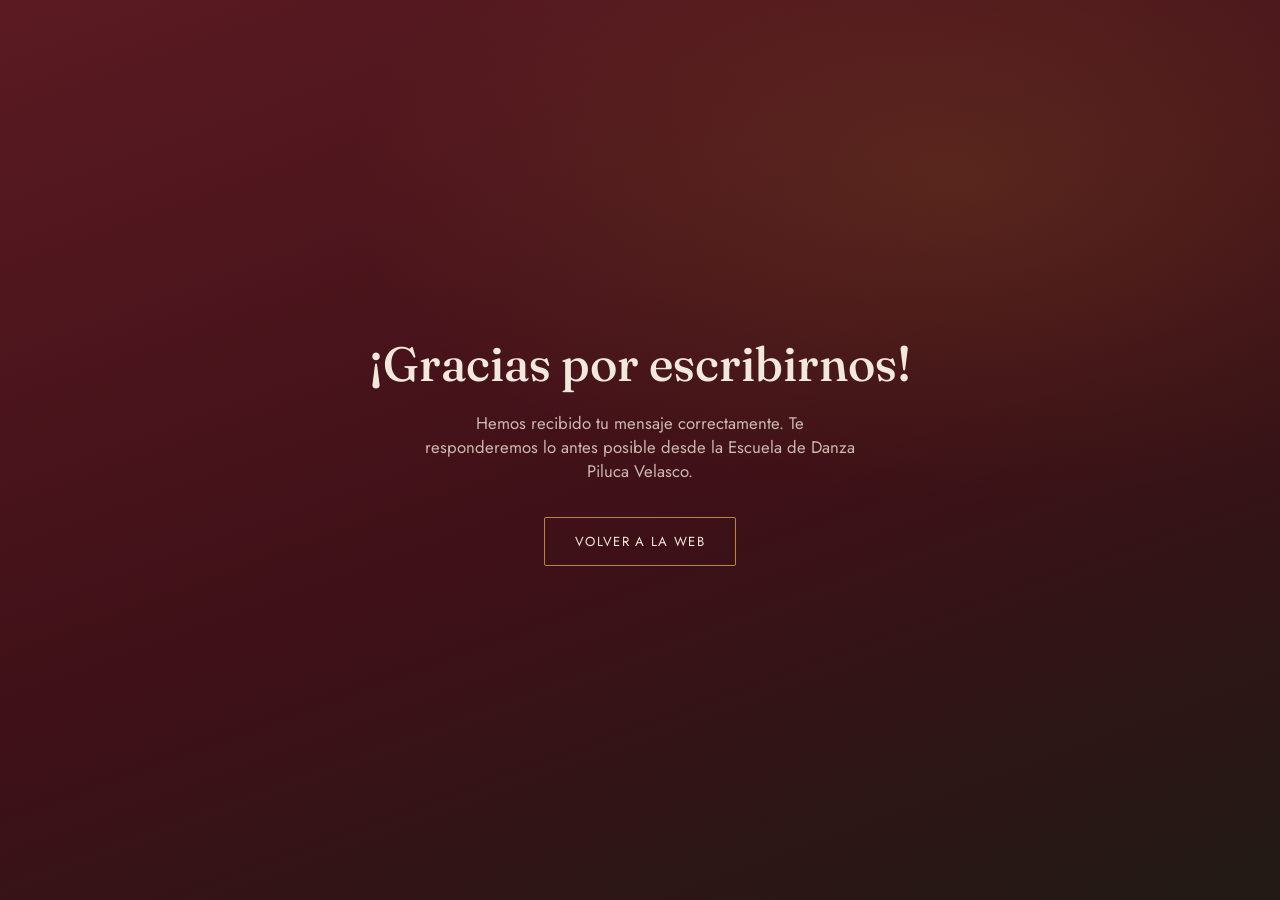
<file: gracias.html>
<!DOCTYPE html>
<html lang="es">
<head>
<meta charset="UTF-8">
<meta name="viewport" content="width=device-width, initial-scale=1.0">
<title>Gracias — Escuela de Danza Piluca Velasco</title>
<meta name="robots" content="noindex">
<link rel="preconnect" href="https://fonts.googleapis.com">
<link rel="preconnect" href="https://fonts.gstatic.com" crossorigin>
<link href="https://fonts.googleapis.com/css2?family=Fraunces:ital,opsz,wght@0,9..144,300;0,9..144,500;0,9..144,600;1,9..144,500;1,9..144,600&family=Jost:wght@300;400;500;600&display=swap" rel="stylesheet">
<link rel="stylesheet" href="css/gracias.css">
</head>
<body>
  <div>
    <h1>¡Gracias por escribirnos!</h1>
    <p>Hemos recibido tu mensaje correctamente. Te responderemos lo antes posible desde la Escuela de Danza Piluca Velasco.</p>
    <a class="btn" href="/">Volver a la web</a>
  </div>
</body>
</html>
</file>
<file: css/styles.css>
:root{
    --wine:#5B1A22;
    --wine-deep:#3E1017;
    --floor:#211A15;
    --ivory:#F2E9DC;
    --gold:#B8892B;
    --rose:#C97B84;
    --ink:#2A211C;
  }
  *{box-sizing:border-box;margin:0;padding:0;}
  html{scroll-behavior:smooth;}
body{
    background:var(--ivory);
    color:var(--ink);
    font-family:'Jost',sans-serif;
    font-weight:400;
    line-height:1.6;
    overflow-x:hidden;
  }
  body.splash-active{ overflow:hidden; }
  body.splash-active > header,
  body.splash-active > section,
  body.splash-active > .ruffle,
  body.splash-active > footer{
    transform:scale(1.02);
    opacity:.82;
    transition:transform 1.05s cubic-bezier(.2,.7,.2,1),opacity 1.05s ease;
    will-change:transform,opacity;
  }
  body.splash-active.splash-revealing > header,
  body.splash-active.splash-revealing > section,
  body.splash-active.splash-revealing > .ruffle,
  body.splash-active.splash-revealing > footer{
    transform:scale(1);
    opacity:1;
  }
  .intro-splash{
    position:fixed;
    inset:0;
    z-index:1000;
    display:grid;
    place-items:center;
    background:transparent;
    overflow:hidden;
    cursor:pointer;
    animation:intro-splash-out 3.2s cubic-bezier(.7,0,.2,1) forwards;
  }
  .intro-splash.intro-debug{ cursor:ns-resize; animation:none; }
  .intro-splash.intro-debug::after{
    content:'Rueda: avanzar / retroceder';
    position:absolute;
    left:50%;
    bottom:24px;
    z-index:4;
    transform:translateX(-50%);
    color:rgba(255,255,255,.7);
    font-size:.7rem;
    letter-spacing:.12em;
    text-transform:uppercase;
    white-space:nowrap;
  }
  .intro-splash-reveal{
    position:absolute;
    left:calc(50% - min(13.34vw,125.95px));
    top:calc(50% - min(9.8vw,89px));
    z-index:1;
    width:0;
    height:0;
    border-radius:50%;
    transform:translate(-50%,-50%);
    box-shadow:0 0 0 200vmax #050505;
    contain:layout style;
    will-change:width,height;
    animation:intro-page-reveal 3.2s cubic-bezier(.72,0,.18,1) forwards;
  }
  .intro-splash-reveal::after{
    content:'';
    position:absolute;
    inset:0;
    border:1px solid currentColor;
    border-radius:50%;
    color:#fff;
    box-shadow:
      0 0 8px currentColor,
      0 0 22px color-mix(in srgb,currentColor 68%,transparent),
      0 0 52px color-mix(in srgb,currentColor 38%,transparent),
      0 0 90px color-mix(in srgb,currentColor 16%,transparent);
    opacity:0;
    animation:intro-sun-glow 3.2s ease forwards;
  }
  .intro-splash-logo{
    position:relative;
    z-index:2;
    width:min(58vw,520px);
    aspect-ratio:415/200;
    background:#fff;
    -webkit-mask:url('../img/logo-ivory.png') center/contain no-repeat;
    mask:url('../img/logo-ivory.png') center/contain no-repeat;
    filter:drop-shadow(0 0 18px rgba(255,255,255,.14));
    will-change:transform,opacity;
    animation:intro-logo-zoom 3.2s cubic-bezier(.72,0,.18,1) forwards;
  }
  @keyframes intro-logo-zoom{
    0%{ transform:scale(.72); opacity:0; }
    18%{ transform:scale(1); opacity:1; }
    42%{ transform:scale(1); opacity:1; }
    68%,100%{ transform:scale(1); opacity:0; }
  }
  @keyframes intro-page-reveal{
    0%,41.9%{ width:0; height:0; }
    42%{ width:90px; height:90px; }
    50%{ width:120px; height:120px; }
    100%{ width:180vmax; height:180vmax; }
  }
  @keyframes intro-sun-glow{
    0%,35%{ opacity:0; color:#fff; }
    43%{ opacity:1; color:#fff; }
    53%{ opacity:.9; color:var(--gold); }
    100%{ opacity:.9; color:var(--gold); }
  }
  @keyframes intro-splash-out{
    0%,94%{ opacity:1; }
    100%{ opacity:0; visibility:hidden; }
  }
  @media (prefers-reduced-motion:reduce){
    body.splash-active{ overflow:auto; }
    body.splash-active > header,
    body.splash-active > section,
    body.splash-active > .ruffle,
    body.splash-active > footer{ transform:none; opacity:1; transition:none; }
    .intro-splash{ display:none; animation:none; }
    .intro-splash-reveal{ animation:none; }
    .intro-splash-reveal::after{ animation:none; }
    .intro-splash-logo{ animation:none; }
  }
  h1,h2,h3{
    font-family:'Fraunces',serif;
    font-weight:500;
    letter-spacing:-0.01em;
  }
  a{color:inherit;text-decoration:none;}
  img,svg{display:block;max-width:100%;}
  img{ user-select:none; -webkit-user-drag:none; -webkit-touch-callout:none; }
  .eyebrow{
    font-size:0.72rem;
    letter-spacing:0.22em;
    text-transform:uppercase;
    color:var(--gold);
    font-weight:600;
  }
  .wrap{
    max-width:1180px;
    margin:0 auto;
    padding:0 clamp(20px, 6vw, 64px);
    width:100%;
  }
  :focus-visible{ outline:2px solid var(--gold); outline-offset:3px; }
  section[id]{ scroll-margin-top:110px; min-height:calc(100svh - 110px); }

  /* ---------- HEADER ---------- */
  header{
    position:fixed; top:0; left:0; right:0; z-index:50;
    padding:22px clamp(20px, 6vw, 64px) 22px 80px;
    display:flex; align-items:center; justify-content:space-between;
    background:linear-gradient(to bottom, rgba(33,26,21,0.75), transparent);
    transition:background .3s ease;
  }
  header.scrolled{ background:var(--floor); }
  .brand{
    display:flex; align-items:center;
  }
  .brand img{ display:block; height:68px; width:auto; }
  nav{ display:flex; gap:38px; }
  nav a{
    color:var(--ivory);
    font-size:0.95rem;
    letter-spacing:0.08em;
    text-transform:uppercase;
    opacity:0.88;
    position:relative;
    padding-bottom:4px;
  }
  nav a::after{
    content:'';
    position:absolute; left:0; bottom:0;
    width:0; height:1px; background:var(--gold);
    transition:width .25s ease;
  }
  nav a:hover::after{ width:100%; }
  nav a.active{
    color:var(--gold);
    opacity:1;
  }
  nav a.active::after{ width:100%; }
  .nav-toggle{
    display:none;
    width:38px; height:38px;
    border:none; background:transparent;
    cursor:pointer;
    flex-direction:column; justify-content:center; gap:6px;
  }
  .nav-toggle span{
    display:block; width:100%; height:2px; background:var(--ivory);
    transition:transform .25s ease, opacity .25s ease;
  }
  .nav-toggle.open span:nth-child(1){ transform:translateY(8px) rotate(45deg); }
  .nav-toggle.open span:nth-child(2){ opacity:0; }
  .nav-toggle.open span:nth-child(3){ transform:translateY(-8px) rotate(-45deg); }

  /* ---------- HERO ---------- */
  .hero{
    position:relative;
    height:100vh;
    height:100dvh;
    min-height:100vh;
    min-height:100dvh;
    display:flex; align-items:center;
    background-color:var(--floor);
    background-image:
      linear-gradient(100deg, rgba(33,26,21,0.82) 0%, rgba(33,26,21,0.46) 48%, rgba(59,16,23,0.18) 100%),
      url('../img/hero.jpg');
    background-repeat:no-repeat;
    background-size:cover, max(125%, 1780px) auto;
    background-position:center, 8% 32%;
    overflow:hidden;
  }
  .hero::before{
    content:'';
    position:absolute; inset:0 auto 0 0; width:min(50%, 720px); z-index:1;
    background:linear-gradient(90deg, rgba(33,26,21,.48) 0%, rgba(33,26,21,.27) 60%, transparent 100%);
    backdrop-filter:blur(9px); -webkit-backdrop-filter:blur(9px);
    -webkit-mask-image:linear-gradient(90deg,#000 0%,#000 60%,transparent 100%);
    mask-image:linear-gradient(90deg,#000 0%,#000 60%,transparent 100%);
    pointer-events:none;
  }
  .hero .wrap{
    position:relative;
    z-index:2;
    max-width:none;
    padding-top:90px;
    padding-left:80px;
  }
  .hero-eyebrow{ color:var(--gold); margin-bottom:22px; }
  .hero h1{
    color:var(--ivory);
    font-size:clamp(2.6rem, 6vw, 5rem);
    font-weight:500;
    max-width:11ch;
    line-height:1.04;
  }
  .hero h1 em{
    font-style:italic;
    font-weight:600;
    color:var(--gold);
  }
  .mobile-break{ display:none; }
  .hero p{
    color:rgba(242,233,220,0.78);
    max-width:42ch;
    margin-top:26px;
    font-size:1.05rem;
  }
  .hero-ctas{ display:flex; gap:16px; margin-top:40px; flex-wrap:wrap; }
  .btn{
    display:inline-flex; align-items:center; gap:10px;
    padding:14px 28px;
    font-size:0.82rem;
    letter-spacing:0.1em;
    text-transform:uppercase;
    border-radius:2px;
    transition:transform .25s ease, background .25s ease, color .25s ease;
    cursor:pointer;
    border:1px solid var(--gold);
  }
  .btn-solid{ background:var(--gold); color:var(--floor); }
  .btn-solid:hover{ transform:translateY(-2px); background:#cf9c3a; }
  .btn-ghost{ color:var(--ivory); }
  .btn-ghost:hover{ background:rgba(184,137,43,0.14); transform:translateY(-2px); }

  /* ---------- RUFFLE DIVIDER (signature element) ---------- */
  .ruffle{
    display:block; width:100%; height:34px;
    line-height:0;
  }
  .ruffle svg{ width:100%; height:100%; }
  .ruffle-ivory-on-wine path{ fill:var(--ivory); }
  .ruffle-wine-on-ivory path{ fill:var(--wine); }
  .ruffle-gold-on-floor path{ fill:var(--floor); }

  /* ---------- INTRO / ESCUELA ---------- */
  .escuela{ background:var(--ivory); padding:100px 0 90px; display:flex; align-items:center; }
  .escuela-grid{
    display:grid; grid-template-columns:0.9fr 1.1fr; column-gap:70px; align-items:center;
  }
  .escuela-media{ grid-column:1; grid-row:1 / span 2; }
  .escuela-heading{ grid-column:2; grid-row:1; align-self:end; }
  .escuela-copy{ grid-column:2; grid-row:2; align-self:start; }
  .medallion{
    width:100%; aspect-ratio:1/1.05;
    border-radius:6px;
    background:linear-gradient(150deg, var(--wine) 0%, var(--wine-deep) 100%);
    position:relative; overflow:hidden;
  }
  .medallion img{
    position:absolute; inset:0; width:100%; height:100%;
    object-fit:cover; object-position:center 42%;
  }
  .escuela h2{ font-size:clamp(1.9rem,3.4vw,2.6rem); margin-bottom:22px; }
  .escuela p{ max-width:56ch; color:#4a3d34; margin-bottom:16px; }
  .stat-row{ display:flex; gap:44px; margin-top:36px; }
  .stat b{ display:block; font-family:'Fraunces',serif; font-size:2rem; color:var(--wine); }
  .stat span{ font-size:0.78rem; letter-spacing:0.06em; text-transform:uppercase; color:#7a6b5e; }

  /* ---------- FESTIVALES ---------- */
  .festivales{ background:var(--floor); padding:36px 0; color:var(--ivory); overflow:hidden; }
  .festivales > .wrap{ width:100%; margin-left:auto; margin-right:auto; }
  .festivales .eyebrow{ color:var(--rose); }
  .festivales h2{ color:var(--ivory); font-size:clamp(1rem,3.4vw,2.6rem); max-width:none; margin:0 auto 16px; white-space:nowrap; }
  .festivales p.lead{ color:rgba(242,233,220,0.72); max-width:52ch; margin:0 auto; }
  .festival-head{ display:flex; flex-direction:column; align-items:center; gap:24px; margin-bottom:24px; text-align:center; }
  .festival-track-wrap{ position:relative; max-width:760px; margin:0 auto; padding:0 72px; }
  .festival-nav{ position:absolute; inset:0; z-index:3; pointer-events:none; }
  .festival-nav button:first-child{ position:absolute; left:8px; top:50%; transform:translateY(-50%); }
  .festival-nav button:last-child{ position:absolute; right:8px; top:50%; transform:translateY(-50%); }
  .festival-nav button{
    width:46px; height:46px; border-radius:50%; border:1px solid rgba(242,233,220,.48);
    background:rgba(33,26,21,.62); color:var(--ivory); cursor:pointer; display:flex; align-items:center; justify-content:center; pointer-events:auto;
    transition:background .25s ease, color .25s ease, border-color .25s ease;
  }
  .festival-nav button:hover{ background:var(--gold); color:var(--floor); border-color:var(--gold); }
  .festival-nav button:disabled{ opacity:.3; cursor:default; }
  .festival-track{
    display:flex; gap:22px; overflow-x:auto; scroll-snap-type:x mandatory; scroll-behavior:smooth;
    scrollbar-width:none; cursor:grab; padding-bottom:8px; -webkit-overflow-scrolling:touch;
    border-radius:8px; clip-path:inset(0 round 8px);
  }
  .festival-track::-webkit-scrollbar{ display:none; }
  .festival-track.dragging{ cursor:grabbing; scroll-behavior:auto; }
  .festival-slide{
    flex:0 0 100%; aspect-ratio:3/2; position:relative; overflow:hidden;
    border-radius:7px; scroll-snap-align:start; background:var(--wine-deep); cursor:default;
  }
  .festival-slide.reveal,
  .festival-slide.reveal.in{ opacity:1; transform:none; transition:none; }
  .festival-slide img{ width:100%; height:100%; object-fit:cover; object-position:center; user-select:none; -webkit-user-drag:none; -webkit-touch-callout:none; }
  .festival-progress{ height:2px; background:rgba(242,233,220,.14); margin-top:16px; overflow:hidden; border-radius:2px; }
  .festival-progress-bar{ height:100%; width:30%; background:var(--gold); transform-origin:left; }

  /* ---------- CLASES ---------- */
  .clases{ background:var(--floor); padding:72px 0 0; color:var(--ivory); }
  .clases .wrap{ max-width:none; padding:0; }
  .clases .eyebrow{ color:var(--rose); }
  .clases > .wrap > .eyebrow,
  .clases > .wrap > h2{ margin-left:80px; margin-right:80px; text-align:center; }
  .clases h2{ color:var(--ivory); font-size:clamp(1rem,3.4vw,2.6rem); max-width:none; margin-bottom:32px; white-space:nowrap; }
  .clases-title-mobile{ display:none; }
  .clases-grid{
    display:grid;
    grid-template-columns:repeat(4,minmax(0,1fr));
    gap:0;
    background:transparent;
  }
  .clase-card{
    position:relative;
    min-height:0;
    aspect-ratio:5 / 3;
    overflow:hidden;
    border-radius:0;
    background-color:var(--wine-deep);
    background-image:var(--card-image);
    background-size:cover;
    background-position:var(--card-position,center);
    background-repeat:no-repeat;
    border:0;
    cursor:default;
  }
  .clase-card{ cursor:default; }
  .clase-card::before{
    display:none;
  }
  .clase-card::after{
    content:'';
    position:absolute; inset:0;
    background:linear-gradient(to top, rgba(0,0,0,.82) 0%, rgba(0,0,0,.58) 52%, rgba(0,0,0,.48) 100%);
    z-index:0;
    transition:background .35s ease;
  }
  .clase-card:hover::after{ background:linear-gradient(to top, rgba(36,13,16,.98) 0%, rgba(55,16,23,.72) 70%, rgba(33,26,21,.32) 100%); }
  .clase-card-inner{
    position:absolute; inset:0;
    z-index:1;
    display:flex; flex-direction:column; justify-content:center; align-items:center;
    padding:24px;
    text-align:center;
  }
  .clase-kicker{ display:none; }
  .clase-card h3{ font-size:clamp(1.65rem,2.2vw,2.25rem); color:var(--ivory); margin:0 0 7px; font-weight:400; text-shadow:0 2px 18px rgba(0,0,0,.65); }
  .clase-card .clase-desc{
    font-size:.94rem; color:rgba(242,233,220,.82); max-width:42ch;
    max-height:0; opacity:0; overflow:hidden; transform:translateY(10px); margin:0;
    transition:max-height .4s ease, opacity .3s ease, transform .4s ease, margin .4s ease;
  }
  .clase-hover{
    max-height:0;
    opacity:0;
    overflow:hidden;
    transform:translateY(12px);
    transition:max-height .42s ease, opacity .32s ease, transform .42s ease, margin .42s ease;
  }
  .clase-card:hover .clase-hover,
  .clase-card:focus-within .clase-hover{
    max-height:90px;
    opacity:1;
    transform:translateY(0);
    margin-top:18px;
  }
  .clase-card:hover .clase-desc,
  .clase-card:focus-within .clase-desc{
    max-height:80px; opacity:1; transform:translateY(0); margin-top:4px;
  }
  .clase-actions{ display:flex; justify-content:center; gap:10px; flex-wrap:wrap; margin-top:14px; }
  .clase-actions a{
    display:inline-flex; align-items:center; justify-content:center;
    min-height:40px; width:auto; min-width:190px; padding:9px 16px;
    border:1px solid rgba(242,233,220,.45);
    border-radius:2px;
    font-size:.72rem; letter-spacing:.08em; text-transform:uppercase;
    transition:background .2s ease, border-color .2s ease, color .2s ease;
  }
  .clase-actions a:first-child{ background:var(--gold); border-color:var(--gold); color:var(--floor); }
  .clase-actions a:hover{ border-color:var(--gold); }


  /* ---------- GALERÍA ---------- */
  .galeria{ background:var(--ivory); padding:36px 0; overflow:hidden; }
  .galeria > .wrap{ width:100%; margin-left:auto; margin-right:auto; }
  .galeria-head{
    display:flex; flex-direction:column; align-items:center;
    margin-bottom:24px; gap:20px; flex-wrap:wrap;
    text-align:center;
  }
  .galeria h2{ font-size:clamp(1rem,3.4vw,2.6rem); max-width:none; margin-left:auto; margin-right:auto; white-space:nowrap; }
  .galeria-nav{ position:absolute; inset:0; z-index:3; pointer-events:none; }
  .galeria-nav button:first-child{ position:absolute; left:14px; top:50%; transform:translateY(-50%); }
  .galeria-nav button:last-child{ position:absolute; right:14px; top:50%; transform:translateY(-50%); }
  .galeria-nav button{
    width:46px; height:46px; border-radius:50%;
    border:1px solid var(--wine); background:transparent; color:var(--wine);
    cursor:pointer; display:flex; align-items:center; justify-content:center; pointer-events:auto;
    transition:background .25s ease, color .25s ease, transform .2s ease;
  }
  .galeria-nav button:hover{ background:var(--wine); color:var(--ivory); }
  .galeria-nav button:active{ transform:translateY(-50%) scale(0.94); }
  .galeria-nav button:disabled{ opacity:0.3; cursor:default; }
  .galeria-nav button:disabled:hover{ background:transparent; color:var(--wine); }

  .track-wrap{ position:relative; max-width:760px; margin:0 auto; padding:0 72px; }
  .track{
    display:flex; gap:20px;
    overflow-x:auto;
    border-radius:8px;
    clip-path:inset(0 round 8px);
    scroll-snap-type:x mandatory;
    scroll-behavior:smooth;
    padding-bottom:8px;
    cursor:grab;
    -webkit-overflow-scrolling:touch;
    scrollbar-width:none;
  }
  .track::-webkit-scrollbar{ display:none; }
  .track.dragging{ cursor:grabbing; scroll-behavior:auto; }
  .track.dragging .slide{ pointer-events:none; }

  .slide{
    flex:0 0 100%;
    scroll-snap-align:start;
    border-radius:7px;
    overflow:hidden;
    position:relative;
    background:var(--wine-deep);
    aspect-ratio:3/2;
    display:flex;
    align-items:center;
    justify-content:center;
    color:var(--ivory);
    font-family:'Fraunces',serif;
    font-size:clamp(1.4rem,3vw,2rem);
  }

  .progress-track{
    height:2px; background:rgba(42,33,28,0.14); margin-top:16px; border-radius:2px; overflow:hidden;
  }
  .progress-bar{
    height:100%; width:22%; background:var(--gold); border-radius:2px;
    transition:transform .25s ease, width .25s ease;
    transform-origin:left;
  }




  section.conserv{
    background:var(--wine);
    position:relative;
    min-height:auto;
    padding:80px 0;
    text-align:center;
    display:flex;
    align-items:center;
  }
  .conserv h2{ color:var(--ivory); font-size:clamp(1.7rem,3vw,2.3rem); max-width:22ch; margin:0 auto 18px; }
  .conserv p{ color:rgba(242,233,220,0.78); max-width:48ch; margin:0 auto 32px; }

  /* ---------- ACTUALIDAD ---------- */
  .actualidad{ background:var(--ivory); padding:110px 0 100px; display:flex; align-items:center; }
  .actualidad > .wrap > .eyebrow,
  .actualidad > .wrap > h2{ text-align:center; }
  .actualidad h2{ font-size:clamp(1.9rem,3.4vw,2.6rem); margin-bottom:50px; }
  .news-grid{ display:grid; grid-template-columns:1fr 1fr; gap:36px; }
  .news-card{
    border:1px solid rgba(42,33,28,0.14);
    padding:32px;
    border-radius:4px;
    transition:border-color .25s ease, transform .25s ease;
  }
  .news-card:hover{ border-color:var(--gold); transform:translateY(-3px); }
  .news-date{ font-size:0.72rem; letter-spacing:0.12em; text-transform:uppercase; color:var(--gold); margin-bottom:14px; display:block; }
  .news-card h3{ font-size:1.25rem; margin-bottom:12px; font-weight:500; }
  .news-card p{ color:#5c4d42; font-size:0.92rem; }

  /* ---------- CONTACTO / FORMULARIO ---------- */
  .contacto-section{
    background:
      radial-gradient(circle at 12% 18%, rgba(184,137,43,.14), transparent 28%),
      linear-gradient(145deg,var(--wine-deep),var(--floor) 66%);
    padding:110px 0;
    color:var(--ivory);
    display:flex;
    align-items:center;
  }
  .contacto-grid{ display:grid; grid-template-columns:.85fr 1.15fr; gap:72px; align-items:start; }
  .contacto-grid h2{ color:var(--ivory); font-size:clamp(2rem,4vw,3rem); margin-bottom:18px; max-width:12ch; }
  .contacto-grid p.lead{ color:rgba(242,233,220,.72); margin-bottom:30px; max-width:42ch; }
  .contacto-info{ display:grid; gap:10px; padding-top:18px; border-top:1px solid rgba(242,233,220,.14); max-width:420px; }
  .contacto-info p{ margin:0; color:rgba(242,233,220,.82); }
  .contacto-socials{ display:flex; gap:12px; flex-wrap:wrap; margin-top:22px; }
  .contacto-socials a{
    display:inline-flex; align-items:center; gap:9px; padding:11px 16px;
    border:1px solid rgba(242,233,220,.28); border-radius:2px;
    color:var(--ivory); font-size:.78rem; letter-spacing:.08em; text-transform:uppercase;
    transition:background .25s ease, border-color .25s ease, transform .25s ease;
  }
  .contacto-socials a svg{ width:24px; height:24px; fill:none; stroke:currentColor; stroke-width:1.8; }
  .contacto-socials a svg path,
  .contacto-socials a .social-dot{ fill:currentColor; stroke:none; }
  .contacto-socials a:hover{ background:rgba(184,137,43,.14); border-color:var(--gold); transform:translateY(-2px); }
  .reserva-note{ margin-top:28px; padding:18px 20px; border-left:2px solid var(--gold); background:rgba(242,233,220,.05); color:rgba(242,233,220,.72); font-size:.9rem; }
  .form-card{ background:transparent; color:var(--ivory); border-radius:0; padding:8px 0 0; box-shadow:none; border-top:1px solid rgba(242,233,220,.2); }
  .form-card-head{ margin-bottom:25px; }
  .form-card-head span{ display:block; color:var(--gold); font-size:.72rem; letter-spacing:.15em; text-transform:uppercase; font-weight:600; margin-bottom:7px; }
  .form-card-head h3{ font-size:1.55rem; color:var(--ivory); }
  .pv-form{ display:grid; grid-template-columns:1fr 1fr; gap:17px; }
  .pv-form .full{ grid-column:1/-1; }
  .pv-form label{ font-size:.72rem; letter-spacing:.08em; text-transform:uppercase; color:var(--gold); margin-bottom:7px; display:block; font-weight:600; }
  .pv-form input, .pv-form textarea, .pv-form select{
    width:100%; background:rgba(242,233,220,.07); border:1px solid rgba(242,233,220,.24);
    border-radius:3px; padding:13px 14px; color:var(--ivory); font-family:'Jost',sans-serif; font-size:.95rem;
  }
  .pv-form input::placeholder, .pv-form textarea::placeholder{ color:rgba(242,233,220,.46); }
  .pv-form select option{ background:var(--floor); color:var(--ivory); }
  .pv-form input:focus, .pv-form textarea:focus, .pv-form select:focus{ outline:none; border-color:var(--gold); box-shadow:0 0 0 3px rgba(184,137,43,.10); }
  .pv-form textarea{ min-height:110px; resize:vertical; }
  .pv-form .hp{ position:absolute; left:-9999px; }
  .form-submit{ grid-column:1/-1; display:flex; align-items:center; justify-content:space-between; gap:16px; flex-wrap:wrap; margin-top:4px; }
  .form-submit small{ color:rgba(242,233,220,.62); max-width:34ch; }


  /* ---------- AMPLIACIÓN DE IMÁGENES ---------- */
  /* ---------- FOOTER ---------- */
  footer{ background:var(--floor); color:rgba(242,233,220,0.7); padding:28px 0; }
  .footer-grid{
    display:grid; grid-template-columns:1fr;
    padding-bottom:50px;
    border-bottom:1px solid rgba(242,233,220,0.14);
  }
  .footer-grid h4{
    color:var(--ivory); font-family:'Fraunces',serif; font-weight:500; font-size:1.05rem; margin-bottom:18px;
  }
  .footer-grid p, .footer-grid a{ font-size:0.9rem; display:block; margin-bottom:10px; color:rgba(242,233,220,0.68); }
  .footer-grid a:hover{ color:var(--gold); }
  .socials{ display:flex; gap:16px; margin-top:14px; }
  .socials a{ width:34px; height:34px; border:1px solid rgba(242,233,220,0.3); border-radius:50%; display:flex; align-items:center; justify-content:center; }
  .socials svg{ width:18px; height:18px; fill:none; stroke:currentColor; stroke-width:1.8; }
  .socials svg path,
  .socials .social-dot{ fill:currentColor; stroke:none; }
  .socials a:hover{ border-color:var(--gold); }
  .bottom-bar{ display:flex; justify-content:space-between; font-size:0.78rem; flex-wrap:wrap; gap:10px; }

  /* ---------- FADE-IN ON SCROLL ---------- */
  .reveal{ opacity:0; transform:translateY(18px); transition:opacity .7s ease, transform .7s ease; }
  .reveal.in{ opacity:1; transform:translateY(0); }

  /* ---------- RESPONSIVE ---------- */

  /* Pantallas grandes / fullscreen: algo más de aire, sin que se sienta apretado */
  @media (min-width:1600px){
    .wrap{ max-width:1320px; }
  }

  /* Portatiles con escalado de pantalla: conserva la composicion del escritorio grande */
  @media (min-width:1025px) and (max-width:1599px){
    .clase-card-inner{ padding-left:16px; padding-right:16px; }
    .clase-card h3{
      font-size:clamp(1.35rem,1.7vw,1.7rem);
      white-space:nowrap;
    }
  }

  /* Clases mantiene las mismas proporciones en cualquier escritorio */
  @media (min-width:1025px){
    section.clases{ height:calc(100svh - 110px); min-height:0; padding:40px 0 0; }
    .clases .wrap{
      height:100%;
      min-height:0;
      display:flex;
      flex-direction:column;
    }
    .clases > .wrap > .eyebrow{ margin-top:50px; }
    .clases > .wrap > .eyebrow,
    .clases > .wrap > h2{ margin-left:5.5vw; margin-right:5.5vw; }
    .clases h2{
      font-size:clamp(2rem,2.2vw,2.65rem);
      margin-bottom:32px;
    }
    .clases-grid{
      flex:0 0 70%;
      min-height:0;
      height:70%;
      margin-top:auto;
      grid-template-rows:repeat(2,minmax(0,1fr));
    }
    .clase-card{
      min-height:0;
      aspect-ratio:auto;
    }
    .clase-card-inner{ padding-left:1.1vw; padding-right:1.1vw; }
    .clase-card h3{
      font-size:clamp(1.4rem,1.65vw,2rem);
      white-space:nowrap;
    }

    .contacto-section{
      height:calc(100svh - 110px);
      min-height:0;
      padding:clamp(24px,4svh,40px) 0;
      overflow:hidden;
    }
    .contacto-grid{ align-items:center; gap:clamp(40px,5vw,72px); }
    .contacto-grid p.lead{ margin-bottom:clamp(16px,2.5svh,30px); }
    .contacto-socials{ margin-top:clamp(12px,2svh,22px); }
    .reserva-note{ margin-top:clamp(14px,2.5svh,28px); padding:clamp(12px,2svh,18px) 20px; }
    .form-card-head{ margin-bottom:clamp(14px,2.5svh,25px); }
    .pv-form{ gap:clamp(10px,1.8svh,17px); }
    .pv-form input,
    .pv-form textarea,
    .pv-form select{ padding:clamp(9px,1.4svh,13px) 14px; }
    .pv-form textarea{ min-height:clamp(72px,10svh,110px); }
  }

  /* Tablet y móvil: header con menú hamburguesa */
  @media (max-width:1024px){
    body.nav-open{ overflow:hidden; }
    header{
      min-height:78px;
      padding:10px 20px;
      background:linear-gradient(to bottom,rgba(33,26,21,.94),rgba(33,26,21,.55),transparent);
    }
    .brand img{ height:56px; }
    .clases > .wrap > .eyebrow,
    .clases > .wrap > h2{ margin-left:40px; margin-right:40px; }
    nav{
      position:fixed; top:0; right:0; bottom:0;
      width:min(78vw, 340px);
      background:var(--floor);
      display:flex; flex-direction:column; align-items:flex-start;
      gap:0; padding:110px 34px 40px;
      transform:translateX(100%);
      transition:transform .35s ease;
      box-shadow:-10px 0 40px rgba(0,0,0,0.25);
      z-index:52;
    }
    nav.open{ transform:translateX(0); }
    nav a{
      width:100%; padding:14px 0; font-size:0.95rem;
      border-bottom:1px solid rgba(242,233,220,0.1);
    }
    .nav-toggle{
      display:flex; position:relative; z-index:54; width:46px; height:46px;
      padding:10px; border-radius:50%; background:rgba(33,26,21,.46);
    }
    .clases-grid{ grid-template-columns:repeat(2,1fr); }
    .contacto-grid{ grid-template-columns:1fr; gap:44px; }
  }

  @media (max-width:860px){
    .escuela-grid{ grid-template-columns:1fr; gap:40px; }
    .escuela-heading{ grid-column:1; grid-row:1; }
    .escuela-media{ grid-column:1; grid-row:2; }
    .escuela-copy{ grid-column:1; grid-row:3; }
    .news-grid{ grid-template-columns:1fr; }
    .hero{ background-size:cover, auto 112%; background-position:center, 18% top; }
  }

  @media (max-width:700px){
    .footer-grid{ grid-template-columns:1fr; gap:34px; }
  }

  @media (max-width:600px){
    section[id]{ scroll-margin-top:70px; min-height:0; }
    .wrap{ padding-left:20px; padding-right:20px; }
    header{ min-height:70px; padding:8px 16px; }
    .brand img{ height:50px; }
    nav{ width:min(86vw,360px); padding:92px 28px 32px; }
    nav a{ min-height:50px; display:flex; align-items:center; font-size:.9rem; }
    .hero{ height:auto; min-height:0; background-size:cover,auto 100%; background-position:center,50% center; }
    .hero::before{ width:100%; background:linear-gradient(90deg,rgba(33,26,21,.8),rgba(33,26,21,.35)); }
    .hero .wrap{ padding:108px 20px 34px; }
    .hero-eyebrow{ max-width:29ch; margin-bottom:16px; font-size:.66rem; line-height:1.5; }
    .hero h1{ max-width:8ch; font-size:clamp(2.45rem,12vw,3.45rem); line-height:1.02; }
    .mobile-break{ display:block; }
    .hero-ctas{ margin-top:30px; gap:12px; }
    .hero-ctas .btn{ min-height:60px; }
    .escuela,.galeria,.actualidad{ padding-top:72px; padding-bottom:72px; }
    .escuela{ padding-top:22px; padding-bottom:46px; }
    .escuela-grid{ gap:24px; }
    .escuela-heading h2{ margin-bottom:0; }
    .medallion{ max-width:190px; margin:0 auto; }
    .stat-row{ display:grid; grid-template-columns:repeat(3,1fr); gap:10px; }
    .stat b{ font-size:1.65rem; }
    .stat span{ font-size:.68rem; line-height:1.35; }
    .clases{ padding:20px 0 0; }
    .clases > .wrap > .eyebrow{ display:none; }
    .clases-title-desktop{ display:none; }
    .clases-title-mobile{ display:inline; }
    .clases h2{ font-size:2.4rem; line-height:1.1; margin-bottom:22px; }
    .clases-grid{ grid-template-columns:1fr; }
    .clases > .wrap > .eyebrow,
    .clases > .wrap > h2{ margin-left:20px; margin-right:20px; }
    .clase-card{ min-height:235px; aspect-ratio:4/2.7; }
    .clase-card::after{ background:linear-gradient(to top,rgba(0,0,0,.7) 0%,rgba(0,0,0,.38) 55%,rgba(0,0,0,.24) 100%); }
    .clase-card-inner{ padding:24px 20px; }
    .clase-card h3{ white-space:normal; font-size:1.8rem; }
    .clase-card .clase-desc{ font-size:.92rem; }
    .clase-actions a{ min-height:44px; display:inline-flex; align-items:center; }
    .galeria-head{ margin-bottom:34px; }
    .festival-head{ margin-bottom:20px; }
    .galeria h2,.festivales h2{ white-space:normal; font-size:2rem; line-height:1.12; }
    .slide{ width:76vw; }
    .track-wrap,
    .festival-track-wrap{ padding-left:20px; padding-right:20px; }
    .track,.festival-track{ gap:14px; scroll-padding-inline:0; }
    .festival-slide{ min-width:100%; }
    .galeria-nav,.festival-nav{ display:none; }
    .galeria-nav button:first-child,
    .festival-nav button:first-child{ left:4px; }
    .galeria-nav button:last-child,
    .festival-nav button:last-child{ right:4px; }
    .pv-form{ grid-template-columns:1fr; }
    .pv-form .full, .form-submit{ grid-column:1; }
    .form-card{ padding:8px 0 0; }
    .stat-row{ gap:28px; flex-wrap:wrap; }
    .actualidad h2{ margin-bottom:30px; }
    .news-grid{ gap:16px; }
    .news-card{ padding:24px 20px; }
    .contacto-section{ padding:72px 0 44px; }
    .contacto-grid{ gap:42px; }
    .contacto-grid h2{ max-width:none; }
    .contacto-socials a{ flex:0 0 50px; width:50px; min-height:50px; padding:0; justify-content:center; border-radius:50%; }
    .pv-form{ gap:18px; }
    .pv-form input,.pv-form textarea,.pv-form select{ min-height:48px; font-size:16px; }
    .form-submit{ align-items:stretch; }
    .form-submit .btn{ width:100%; justify-content:center; min-height:50px; }
    footer{ padding:24px 0; }
  }

  @media (max-width:400px){
    .hero-ctas{ flex-direction:column; align-items:stretch; }
    .hero-ctas .btn{ justify-content:center; }
  }

  @media (hover:none){
    .hero::before{ width:78%; backdrop-filter:blur(6px); -webkit-backdrop-filter:blur(6px); }
    .clase-card:hover::after,
    .clase-card:active::after,
    .clase-card:focus-within::after{
      background:linear-gradient(to top,rgba(0,0,0,.7) 0%,rgba(0,0,0,.38) 55%,rgba(0,0,0,.24) 100%);
    }
    .clase-card.is-expanded::after{
      background:linear-gradient(to top,rgba(36,13,16,.98) 0%,rgba(55,16,23,.72) 70%,rgba(33,26,21,.32) 100%);
    }
    .clase-card .clase-desc,
    .clase-card:hover .clase-desc,
    .clase-card:active .clase-desc,
    .clase-card:focus-within .clase-desc{ max-height:0; opacity:0; transform:none; margin-top:0; }
    .clase-card .clase-hover,
    .clase-card:hover .clase-hover,
    .clase-card:active .clase-hover,
    .clase-card:focus-within .clase-hover{ max-height:0; opacity:0; transform:none; margin-top:0; }
    .clase-card.is-expanded .clase-desc{ max-height:80px; opacity:1; margin-top:4px; }
    .clase-card.is-expanded .clase-hover{ max-height:90px; opacity:1; margin-top:10px; }
  }
</file>
<file: WEB_ESCUELA/css/styles.css>
:root{
    --wine:#5B1A22;
    --wine-deep:#3E1017;
    --floor:#211A15;
    --ivory:#F2E9DC;
    --gold:#B8892B;
    --rose:#C97B84;
    --ink:#2A211C;
  }
  *{box-sizing:border-box;margin:0;padding:0;}
  html{scroll-behavior:smooth;}
body{
    background:var(--ivory);
    color:var(--ink);
    font-family:'Jost',sans-serif;
    font-weight:400;
    line-height:1.6;
    overflow-x:hidden;
  }
  body.splash-active{ overflow:hidden; }
  body.splash-active > header,
  body.splash-active > section,
  body.splash-active > .ruffle,
  body.splash-active > footer{
    transform:scale(1.02);
    opacity:.82;
    transition:transform 1.05s cubic-bezier(.2,.7,.2,1),opacity 1.05s ease;
    will-change:transform,opacity;
  }
  body.splash-active.splash-revealing > header,
  body.splash-active.splash-revealing > section,
  body.splash-active.splash-revealing > .ruffle,
  body.splash-active.splash-revealing > footer{
    transform:scale(1);
    opacity:1;
  }
  .intro-splash{
    position:fixed;
    inset:0;
    z-index:1000;
    display:grid;
    place-items:center;
    background:transparent;
    overflow:hidden;
    cursor:pointer;
    animation:intro-splash-out 3.2s cubic-bezier(.7,0,.2,1) forwards;
  }
  .intro-splash.intro-debug{ cursor:ns-resize; animation:none; }
  .intro-splash.intro-debug::after{
    content:'Rueda: avanzar / retroceder';
    position:absolute;
    left:50%;
    bottom:24px;
    z-index:4;
    transform:translateX(-50%);
    color:rgba(255,255,255,.7);
    font-size:.7rem;
    letter-spacing:.12em;
    text-transform:uppercase;
    white-space:nowrap;
  }
  .intro-splash-reveal{
    position:absolute;
    left:calc(50% - min(13.34vw,125.95px));
    top:calc(50% - min(9.8vw,89px));
    z-index:1;
    width:0;
    height:0;
    border-radius:50%;
    transform:translate(-50%,-50%);
    box-shadow:0 0 0 200vmax #050505;
    contain:layout style;
    will-change:width,height;
    animation:intro-page-reveal 3.2s cubic-bezier(.72,0,.18,1) forwards;
  }
  .intro-splash-reveal::after{
    content:'';
    position:absolute;
    inset:0;
    border:1px solid currentColor;
    border-radius:50%;
    color:#fff;
    box-shadow:
      0 0 8px currentColor,
      0 0 22px color-mix(in srgb,currentColor 68%,transparent),
      0 0 52px color-mix(in srgb,currentColor 38%,transparent),
      0 0 90px color-mix(in srgb,currentColor 16%,transparent);
    opacity:0;
    animation:intro-sun-glow 3.2s ease forwards;
  }
  .intro-splash-logo{
    position:relative;
    z-index:2;
    width:min(58vw,520px);
    aspect-ratio:415/200;
    background:#fff;
    -webkit-mask:url('../img/logo-ivory.png') center/contain no-repeat;
    mask:url('../img/logo-ivory.png') center/contain no-repeat;
    filter:drop-shadow(0 0 18px rgba(255,255,255,.14));
    will-change:transform,opacity;
    animation:intro-logo-zoom 3.2s cubic-bezier(.72,0,.18,1) forwards;
  }
  @keyframes intro-logo-zoom{
    0%{ transform:scale(.72); opacity:0; }
    18%{ transform:scale(1); opacity:1; }
    42%{ transform:scale(1); opacity:1; }
    68%,100%{ transform:scale(1); opacity:0; }
  }
  @keyframes intro-page-reveal{
    0%,41.9%{ width:0; height:0; }
    42%{ width:90px; height:90px; }
    50%{ width:120px; height:120px; }
    100%{ width:180vmax; height:180vmax; }
  }
  @keyframes intro-sun-glow{
    0%,35%{ opacity:0; color:#fff; }
    43%{ opacity:1; color:#fff; }
    53%{ opacity:.9; color:var(--gold); }
    100%{ opacity:.9; color:var(--gold); }
  }
  @keyframes intro-splash-out{
    0%,94%{ opacity:1; }
    100%{ opacity:0; visibility:hidden; }
  }
  @media (prefers-reduced-motion:reduce){
    body.splash-active{ overflow:auto; }
    body.splash-active > header,
    body.splash-active > section,
    body.splash-active > .ruffle,
    body.splash-active > footer{ transform:none; opacity:1; transition:none; }
    .intro-splash{ display:none; animation:none; }
    .intro-splash-reveal{ animation:none; }
    .intro-splash-reveal::after{ animation:none; }
    .intro-splash-logo{ animation:none; }
  }
  h1,h2,h3{
    font-family:'Fraunces',serif;
    font-weight:500;
    letter-spacing:-0.01em;
  }
  a{color:inherit;text-decoration:none;}
  img,svg{display:block;max-width:100%;}
  img{ user-select:none; -webkit-user-drag:none; -webkit-touch-callout:none; }
  .eyebrow{
    font-size:0.72rem;
    letter-spacing:0.22em;
    text-transform:uppercase;
    color:var(--gold);
    font-weight:600;
  }
  .wrap{
    max-width:1180px;
    margin:0 auto;
    padding:0 clamp(20px, 6vw, 64px);
    width:100%;
  }
  :focus-visible{ outline:2px solid var(--gold); outline-offset:3px; }
  section[id]{ scroll-margin-top:110px; min-height:calc(100svh - 110px); }

  /* ---------- HEADER ---------- */
  header{
    position:fixed; top:0; left:0; right:0; z-index:50;
    padding:22px clamp(20px, 6vw, 64px) 22px 80px;
    display:flex; align-items:center; justify-content:space-between;
    background:linear-gradient(to bottom, rgba(33,26,21,0.75), transparent);
    transition:background .3s ease;
  }
  header.scrolled{ background:var(--floor); }
  .brand{
    display:flex; align-items:center;
  }
  .brand img{ display:block; height:68px; width:auto; }
  nav{ display:flex; gap:38px; }
  nav a{
    color:var(--ivory);
    font-size:0.95rem;
    letter-spacing:0.08em;
    text-transform:uppercase;
    opacity:0.88;
    position:relative;
    padding-bottom:4px;
  }
  nav a::after{
    content:'';
    position:absolute; left:0; bottom:0;
    width:0; height:1px; background:var(--gold);
    transition:width .25s ease;
  }
  nav a:hover::after{ width:100%; }
  nav a.active{
    color:var(--gold);
    opacity:1;
  }
  nav a.active::after{ width:100%; }
  .nav-toggle{
    display:none;
    width:38px; height:38px;
    border:none; background:transparent;
    cursor:pointer;
    flex-direction:column; justify-content:center; gap:6px;
  }
  .nav-toggle span{
    display:block; width:100%; height:2px; background:var(--ivory);
    transition:transform .25s ease, opacity .25s ease;
  }
  .nav-toggle.open span:nth-child(1){ transform:translateY(8px) rotate(45deg); }
  .nav-toggle.open span:nth-child(2){ opacity:0; }
  .nav-toggle.open span:nth-child(3){ transform:translateY(-8px) rotate(-45deg); }

  /* ---------- HERO ---------- */
  .hero{
    position:relative;
    height:100vh;
    height:100dvh;
    min-height:100vh;
    min-height:100dvh;
    display:flex; align-items:center;
    background-color:var(--floor);
    background-image:
      linear-gradient(100deg, rgba(33,26,21,0.82) 0%, rgba(33,26,21,0.46) 48%, rgba(59,16,23,0.18) 100%),
      url('../img/hero.jpg');
    background-repeat:no-repeat;
    background-size:cover, max(125%, 1780px) auto;
    background-position:center, 8% 32%;
    overflow:hidden;
  }
  .hero::before{
    content:'';
    position:absolute; inset:0 auto 0 0; width:min(50%, 720px); z-index:1;
    background:linear-gradient(90deg, rgba(33,26,21,.48) 0%, rgba(33,26,21,.27) 60%, transparent 100%);
    backdrop-filter:blur(9px); -webkit-backdrop-filter:blur(9px);
    -webkit-mask-image:linear-gradient(90deg,#000 0%,#000 60%,transparent 100%);
    mask-image:linear-gradient(90deg,#000 0%,#000 60%,transparent 100%);
    pointer-events:none;
  }
  .hero .wrap{
    position:relative;
    z-index:2;
    max-width:none;
    padding-top:90px;
    padding-left:80px;
  }
  .hero-eyebrow{ color:var(--gold); margin-bottom:22px; }
  .hero h1{
    color:var(--ivory);
    font-size:clamp(2.6rem, 6vw, 5rem);
    font-weight:500;
    max-width:11ch;
    line-height:1.04;
  }
  .hero h1 em{
    font-style:italic;
    font-weight:600;
    color:var(--gold);
  }
  .mobile-break{ display:none; }
  .hero p{
    color:rgba(242,233,220,0.78);
    max-width:42ch;
    margin-top:26px;
    font-size:1.05rem;
  }
  .hero-ctas{ display:flex; gap:16px; margin-top:40px; flex-wrap:wrap; }
  .btn{
    display:inline-flex; align-items:center; gap:10px;
    padding:14px 28px;
    font-size:0.82rem;
    letter-spacing:0.1em;
    text-transform:uppercase;
    border-radius:2px;
    transition:transform .25s ease, background .25s ease, color .25s ease;
    cursor:pointer;
    border:1px solid var(--gold);
  }
  .btn-solid{ background:var(--gold); color:var(--floor); }
  .btn-solid:hover{ transform:translateY(-2px); background:#cf9c3a; }
  .btn-ghost{ color:var(--ivory); }
  .btn-ghost:hover{ background:rgba(184,137,43,0.14); transform:translateY(-2px); }

  /* ---------- RUFFLE DIVIDER (signature element) ---------- */
  .ruffle{
    display:block; width:100%; height:34px;
    line-height:0;
  }
  .ruffle svg{ width:100%; height:100%; }
  .ruffle-ivory-on-wine path{ fill:var(--ivory); }
  .ruffle-wine-on-ivory path{ fill:var(--wine); }
  .ruffle-gold-on-floor path{ fill:var(--floor); }

  /* ---------- INTRO / ESCUELA ---------- */
  .escuela{ background:var(--ivory); padding:100px 0 90px; display:flex; align-items:center; }
  .escuela-grid{
    display:grid; grid-template-columns:0.9fr 1.1fr; column-gap:70px; align-items:center;
  }
  .escuela-media{ grid-column:1; grid-row:1 / span 2; }
  .escuela-heading{ grid-column:2; grid-row:1; align-self:end; }
  .escuela-copy{ grid-column:2; grid-row:2; align-self:start; }
  .medallion{
    width:100%; aspect-ratio:1/1.05;
    border-radius:6px;
    background:linear-gradient(150deg, var(--wine) 0%, var(--wine-deep) 100%);
    position:relative; overflow:hidden;
  }
  .medallion svg{ position:absolute; inset:0; width:100%; height:100%; }
  .escuela h2{ font-size:clamp(1.9rem,3.4vw,2.6rem); margin-bottom:22px; }
  .escuela p{ max-width:56ch; color:#4a3d34; margin-bottom:16px; }
  .stat-row{ display:flex; gap:44px; margin-top:36px; }
  .stat b{ display:block; font-family:'Fraunces',serif; font-size:2rem; color:var(--wine); }
  .stat span{ font-size:0.78rem; letter-spacing:0.06em; text-transform:uppercase; color:#7a6b5e; }

  /* ---------- FESTIVALES ---------- */
  .festivales{ background:var(--floor); padding:36px 0; color:var(--ivory); overflow:hidden; }
  .festivales > .wrap{ width:100%; margin-left:auto; margin-right:auto; }
  .festivales .eyebrow{ color:var(--rose); }
  .festivales h2{ color:var(--ivory); font-size:clamp(1rem,3.4vw,2.6rem); max-width:none; margin:0 auto 16px; white-space:nowrap; }
  .festivales p.lead{ color:rgba(242,233,220,0.72); max-width:52ch; margin:0 auto; }
  .festival-head{ display:flex; flex-direction:column; align-items:center; gap:24px; margin-bottom:24px; text-align:center; }
  .festival-track-wrap{ position:relative; max-width:760px; margin:0 auto; padding:0 72px; }
  .festival-nav{ position:absolute; inset:0; z-index:3; pointer-events:none; }
  .festival-nav button:first-child{ position:absolute; left:8px; top:50%; transform:translateY(-50%); }
  .festival-nav button:last-child{ position:absolute; right:8px; top:50%; transform:translateY(-50%); }
  .festival-nav button{
    width:46px; height:46px; border-radius:50%; border:1px solid rgba(242,233,220,.48);
    background:rgba(33,26,21,.62); color:var(--ivory); cursor:pointer; display:flex; align-items:center; justify-content:center; pointer-events:auto;
    transition:background .25s ease, color .25s ease, border-color .25s ease;
  }
  .festival-nav button:hover{ background:var(--gold); color:var(--floor); border-color:var(--gold); }
  .festival-nav button:disabled{ opacity:.3; cursor:default; }
  .festival-track{
    display:flex; gap:22px; overflow-x:auto; scroll-snap-type:x mandatory; scroll-behavior:smooth;
    scrollbar-width:none; cursor:grab; padding-bottom:8px; -webkit-overflow-scrolling:touch;
    border-radius:8px; clip-path:inset(0 round 8px);
  }
  .festival-track::-webkit-scrollbar{ display:none; }
  .festival-track.dragging{ cursor:grabbing; scroll-behavior:auto; }
  .festival-slide{
    flex:0 0 100%; aspect-ratio:3/2; position:relative; overflow:hidden;
    border-radius:7px; scroll-snap-align:start; background:var(--wine-deep); cursor:default;
  }
  .festival-slide.reveal,
  .festival-slide.reveal.in{ opacity:1; transform:none; transition:none; }
  .festival-slide img{ width:100%; height:100%; object-fit:cover; object-position:center; user-select:none; -webkit-user-drag:none; -webkit-touch-callout:none; }
  .festival-progress{ height:2px; background:rgba(242,233,220,.14); margin-top:16px; overflow:hidden; border-radius:2px; }
  .festival-progress-bar{ height:100%; width:30%; background:var(--gold); transform-origin:left; }

  /* ---------- CLASES ---------- */
  .clases{ background:var(--floor); padding:72px 0 0; color:var(--ivory); }
  .clases .wrap{ max-width:none; padding:0; }
  .clases .eyebrow{ color:var(--rose); }
  .clases > .wrap > .eyebrow,
  .clases > .wrap > h2{ margin-left:80px; margin-right:80px; text-align:center; }
  .clases h2{ color:var(--ivory); font-size:clamp(1rem,3.4vw,2.6rem); max-width:none; margin-bottom:32px; white-space:nowrap; }
  .clases-title-mobile{ display:none; }
  .clases-grid{
    display:grid;
    grid-template-columns:repeat(4,minmax(0,1fr));
    gap:0;
    background:transparent;
  }
  .clase-card{
    position:relative;
    min-height:0;
    aspect-ratio:5 / 3;
    overflow:hidden;
    border-radius:0;
    background-color:var(--wine-deep);
    background-image:var(--card-image);
    background-size:cover;
    background-position:var(--card-position,center);
    background-repeat:no-repeat;
    border:0;
    cursor:default;
  }
  .clase-card{ cursor:default; }
  .clase-card::before{
    display:none;
  }
  .clase-card::after{
    content:'';
    position:absolute; inset:0;
    background:linear-gradient(to top, rgba(0,0,0,.82) 0%, rgba(0,0,0,.58) 52%, rgba(0,0,0,.48) 100%);
    z-index:0;
    transition:background .35s ease;
  }
  .clase-card:hover::after{ background:linear-gradient(to top, rgba(36,13,16,.98) 0%, rgba(55,16,23,.72) 70%, rgba(33,26,21,.32) 100%); }
  .clase-card-inner{
    position:absolute; inset:0;
    z-index:1;
    display:flex; flex-direction:column; justify-content:center; align-items:center;
    padding:24px;
    text-align:center;
  }
  .clase-kicker{ display:none; }
  .clase-card h3{ font-size:clamp(1.65rem,2.2vw,2.25rem); color:var(--ivory); margin:0 0 7px; font-weight:400; text-shadow:0 2px 18px rgba(0,0,0,.65); }
  .clase-card .clase-desc{
    font-size:.94rem; color:rgba(242,233,220,.82); max-width:42ch;
    max-height:0; opacity:0; overflow:hidden; transform:translateY(10px); margin:0;
    transition:max-height .4s ease, opacity .3s ease, transform .4s ease, margin .4s ease;
  }
  .clase-hover{
    max-height:0;
    opacity:0;
    overflow:hidden;
    transform:translateY(12px);
    transition:max-height .42s ease, opacity .32s ease, transform .42s ease, margin .42s ease;
  }
  .clase-card:hover .clase-hover,
  .clase-card:focus-within .clase-hover{
    max-height:90px;
    opacity:1;
    transform:translateY(0);
    margin-top:18px;
  }
  .clase-card:hover .clase-desc,
  .clase-card:focus-within .clase-desc{
    max-height:80px; opacity:1; transform:translateY(0); margin-top:4px;
  }
  .clase-actions{ display:flex; justify-content:center; gap:10px; flex-wrap:wrap; margin-top:14px; }
  .clase-actions a{
    display:inline-flex; align-items:center; justify-content:center;
    min-height:40px; width:auto; min-width:190px; padding:9px 16px;
    border:1px solid rgba(242,233,220,.45);
    border-radius:2px;
    font-size:.72rem; letter-spacing:.08em; text-transform:uppercase;
    transition:background .2s ease, border-color .2s ease, color .2s ease;
  }
  .clase-actions a:first-child{ background:var(--gold); border-color:var(--gold); color:var(--floor); }
  .clase-actions a:hover{ border-color:var(--gold); }


  /* ---------- GALERÍA ---------- */
  .galeria{ background:var(--ivory); padding:36px 0; overflow:hidden; }
  .galeria > .wrap{ width:100%; margin-left:auto; margin-right:auto; }
  .galeria-head{
    display:flex; flex-direction:column; align-items:center;
    margin-bottom:24px; gap:20px; flex-wrap:wrap;
    text-align:center;
  }
  .galeria h2{ font-size:clamp(1rem,3.4vw,2.6rem); max-width:none; margin-left:auto; margin-right:auto; white-space:nowrap; }
  .galeria-nav{ position:absolute; inset:0; z-index:3; pointer-events:none; }
  .galeria-nav button:first-child{ position:absolute; left:14px; top:50%; transform:translateY(-50%); }
  .galeria-nav button:last-child{ position:absolute; right:14px; top:50%; transform:translateY(-50%); }
  .galeria-nav button{
    width:46px; height:46px; border-radius:50%;
    border:1px solid var(--wine); background:transparent; color:var(--wine);
    cursor:pointer; display:flex; align-items:center; justify-content:center; pointer-events:auto;
    transition:background .25s ease, color .25s ease, transform .2s ease;
  }
  .galeria-nav button:hover{ background:var(--wine); color:var(--ivory); }
  .galeria-nav button:active{ transform:translateY(-50%) scale(0.94); }
  .galeria-nav button:disabled{ opacity:0.3; cursor:default; }
  .galeria-nav button:disabled:hover{ background:transparent; color:var(--wine); }

  .track-wrap{ position:relative; max-width:760px; margin:0 auto; padding:0 72px; }
  .track{
    display:flex; gap:20px;
    overflow-x:auto;
    border-radius:8px;
    clip-path:inset(0 round 8px);
    scroll-snap-type:x mandatory;
    scroll-behavior:smooth;
    padding-bottom:8px;
    cursor:grab;
    -webkit-overflow-scrolling:touch;
    scrollbar-width:none;
  }
  .track::-webkit-scrollbar{ display:none; }
  .track.dragging{ cursor:grabbing; scroll-behavior:auto; }
  .track.dragging .slide{ pointer-events:none; }

  .slide{
    flex:0 0 100%;
    scroll-snap-align:start;
    border-radius:7px;
    overflow:hidden;
    position:relative;
    background:var(--wine-deep);
    aspect-ratio:3/2;
    display:flex;
    align-items:center;
    justify-content:center;
    color:var(--ivory);
    font-family:'Fraunces',serif;
    font-size:clamp(1.4rem,3vw,2rem);
  }

  .progress-track{
    height:2px; background:rgba(42,33,28,0.14); margin-top:16px; border-radius:2px; overflow:hidden;
  }
  .progress-bar{
    height:100%; width:22%; background:var(--gold); border-radius:2px;
    transition:transform .25s ease, width .25s ease;
    transform-origin:left;
  }




  section.conserv{
    background:var(--wine);
    position:relative;
    min-height:auto;
    padding:80px 0;
    text-align:center;
    display:flex;
    align-items:center;
  }
  .conserv h2{ color:var(--ivory); font-size:clamp(1.7rem,3vw,2.3rem); max-width:22ch; margin:0 auto 18px; }
  .conserv p{ color:rgba(242,233,220,0.78); max-width:48ch; margin:0 auto 32px; }

  /* ---------- ACTUALIDAD ---------- */
  .actualidad{ background:var(--ivory); padding:110px 0 100px; display:flex; align-items:center; }
  .actualidad > .wrap > .eyebrow,
  .actualidad > .wrap > h2{ text-align:center; }
  .actualidad h2{ font-size:clamp(1.9rem,3.4vw,2.6rem); margin-bottom:50px; }
  .news-grid{ display:grid; grid-template-columns:1fr 1fr; gap:36px; }
  .news-card{
    border:1px solid rgba(42,33,28,0.14);
    padding:32px;
    border-radius:4px;
    transition:border-color .25s ease, transform .25s ease;
  }
  .news-card:hover{ border-color:var(--gold); transform:translateY(-3px); }
  .news-date{ font-size:0.72rem; letter-spacing:0.12em; text-transform:uppercase; color:var(--gold); margin-bottom:14px; display:block; }
  .news-card h3{ font-size:1.25rem; margin-bottom:12px; font-weight:500; }
  .news-card p{ color:#5c4d42; font-size:0.92rem; }

  /* ---------- CONTACTO / FORMULARIO ---------- */
  .contacto-section{
    background:
      radial-gradient(circle at 12% 18%, rgba(184,137,43,.14), transparent 28%),
      linear-gradient(145deg,var(--wine-deep),var(--floor) 66%);
    padding:110px 0;
    color:var(--ivory);
    display:flex;
    align-items:center;
  }
  .contacto-grid{ display:grid; grid-template-columns:.85fr 1.15fr; gap:72px; align-items:start; }
  .contacto-grid h2{ color:var(--ivory); font-size:clamp(2rem,4vw,3rem); margin-bottom:18px; max-width:12ch; }
  .contacto-grid p.lead{ color:rgba(242,233,220,.72); margin-bottom:30px; max-width:42ch; }
  .contacto-info{ display:grid; gap:10px; padding-top:18px; border-top:1px solid rgba(242,233,220,.14); max-width:420px; }
  .contacto-info p{ margin:0; color:rgba(242,233,220,.82); }
  .contacto-socials{ display:flex; gap:12px; flex-wrap:wrap; margin-top:22px; }
  .contacto-socials a{
    display:inline-flex; align-items:center; gap:9px; padding:11px 16px;
    border:1px solid rgba(242,233,220,.28); border-radius:2px;
    color:var(--ivory); font-size:.78rem; letter-spacing:.08em; text-transform:uppercase;
    transition:background .25s ease, border-color .25s ease, transform .25s ease;
  }
  .contacto-socials a svg{ width:24px; height:24px; fill:none; stroke:currentColor; stroke-width:1.8; }
  .contacto-socials a svg path,
  .contacto-socials a .social-dot{ fill:currentColor; stroke:none; }
  .contacto-socials a:hover{ background:rgba(184,137,43,.14); border-color:var(--gold); transform:translateY(-2px); }
  .reserva-note{ margin-top:28px; padding:18px 20px; border-left:2px solid var(--gold); background:rgba(242,233,220,.05); color:rgba(242,233,220,.72); font-size:.9rem; }
  .form-card{ background:transparent; color:var(--ivory); border-radius:0; padding:8px 0 0; box-shadow:none; border-top:1px solid rgba(242,233,220,.2); }
  .form-card-head{ margin-bottom:25px; }
  .form-card-head span{ display:block; color:var(--gold); font-size:.72rem; letter-spacing:.15em; text-transform:uppercase; font-weight:600; margin-bottom:7px; }
  .form-card-head h3{ font-size:1.55rem; color:var(--ivory); }
  .pv-form{ display:grid; grid-template-columns:1fr 1fr; gap:17px; }
  .pv-form .full{ grid-column:1/-1; }
  .pv-form label{ font-size:.72rem; letter-spacing:.08em; text-transform:uppercase; color:var(--gold); margin-bottom:7px; display:block; font-weight:600; }
  .pv-form input, .pv-form textarea, .pv-form select{
    width:100%; background:rgba(242,233,220,.07); border:1px solid rgba(242,233,220,.24);
    border-radius:3px; padding:13px 14px; color:var(--ivory); font-family:'Jost',sans-serif; font-size:.95rem;
  }
  .pv-form input::placeholder, .pv-form textarea::placeholder{ color:rgba(242,233,220,.46); }
  .pv-form select option{ background:var(--floor); color:var(--ivory); }
  .pv-form input:focus, .pv-form textarea:focus, .pv-form select:focus{ outline:none; border-color:var(--gold); box-shadow:0 0 0 3px rgba(184,137,43,.10); }
  .pv-form textarea{ min-height:110px; resize:vertical; }
  .pv-form .hp{ position:absolute; left:-9999px; }
  .form-submit{ grid-column:1/-1; display:flex; align-items:center; justify-content:space-between; gap:16px; flex-wrap:wrap; margin-top:4px; }
  .form-submit small{ color:rgba(242,233,220,.62); max-width:34ch; }


  /* ---------- AMPLIACIÓN DE IMÁGENES ---------- */
  /* ---------- FOOTER ---------- */
  footer{ background:var(--floor); color:rgba(242,233,220,0.7); padding:28px 0; }
  .footer-grid{
    display:grid; grid-template-columns:1fr;
    padding-bottom:50px;
    border-bottom:1px solid rgba(242,233,220,0.14);
  }
  .footer-grid h4{
    color:var(--ivory); font-family:'Fraunces',serif; font-weight:500; font-size:1.05rem; margin-bottom:18px;
  }
  .footer-grid p, .footer-grid a{ font-size:0.9rem; display:block; margin-bottom:10px; color:rgba(242,233,220,0.68); }
  .footer-grid a:hover{ color:var(--gold); }
  .socials{ display:flex; gap:16px; margin-top:14px; }
  .socials a{ width:34px; height:34px; border:1px solid rgba(242,233,220,0.3); border-radius:50%; display:flex; align-items:center; justify-content:center; }
  .socials svg{ width:18px; height:18px; fill:none; stroke:currentColor; stroke-width:1.8; }
  .socials svg path,
  .socials .social-dot{ fill:currentColor; stroke:none; }
  .socials a:hover{ border-color:var(--gold); }
  .bottom-bar{ display:flex; justify-content:space-between; font-size:0.78rem; flex-wrap:wrap; gap:10px; }

  /* ---------- FADE-IN ON SCROLL ---------- */
  .reveal{ opacity:0; transform:translateY(18px); transition:opacity .7s ease, transform .7s ease; }
  .reveal.in{ opacity:1; transform:translateY(0); }

  /* ---------- RESPONSIVE ---------- */

  /* Pantallas grandes / fullscreen: algo más de aire, sin que se sienta apretado */
  @media (min-width:1600px){
    .wrap{ max-width:1320px; }
  }

  /* Portatiles con escalado de pantalla: conserva la composicion del escritorio grande */
  @media (min-width:1025px) and (max-width:1599px){
    .clase-card-inner{ padding-left:16px; padding-right:16px; }
    .clase-card h3{
      font-size:clamp(1.35rem,1.7vw,1.7rem);
      white-space:nowrap;
    }
  }

  /* Clases mantiene las mismas proporciones en cualquier escritorio */
  @media (min-width:1025px){
    section.clases{ height:calc(100svh - 110px); min-height:0; padding:40px 0 0; }
    .clases .wrap{
      height:100%;
      min-height:0;
      display:flex;
      flex-direction:column;
    }
    .clases > .wrap > .eyebrow{ margin-top:50px; }
    .clases > .wrap > .eyebrow,
    .clases > .wrap > h2{ margin-left:5.5vw; margin-right:5.5vw; }
    .clases h2{
      font-size:clamp(2rem,2.2vw,2.65rem);
      margin-bottom:32px;
    }
    .clases-grid{
      flex:0 0 70%;
      min-height:0;
      height:70%;
      margin-top:auto;
      grid-template-rows:repeat(2,minmax(0,1fr));
    }
    .clase-card{
      min-height:0;
      aspect-ratio:auto;
    }
    .clase-card-inner{ padding-left:1.1vw; padding-right:1.1vw; }
    .clase-card h3{
      font-size:clamp(1.4rem,1.65vw,2rem);
      white-space:nowrap;
    }

    .contacto-section{
      height:calc(100svh - 110px);
      min-height:0;
      padding:clamp(24px,4svh,40px) 0;
      overflow:hidden;
    }
    .contacto-grid{ align-items:center; gap:clamp(40px,5vw,72px); }
    .contacto-grid p.lead{ margin-bottom:clamp(16px,2.5svh,30px); }
    .contacto-socials{ margin-top:clamp(12px,2svh,22px); }
    .reserva-note{ margin-top:clamp(14px,2.5svh,28px); padding:clamp(12px,2svh,18px) 20px; }
    .form-card-head{ margin-bottom:clamp(14px,2.5svh,25px); }
    .pv-form{ gap:clamp(10px,1.8svh,17px); }
    .pv-form input,
    .pv-form textarea,
    .pv-form select{ padding:clamp(9px,1.4svh,13px) 14px; }
    .pv-form textarea{ min-height:clamp(72px,10svh,110px); }
  }

  /* Tablet y móvil: header con menú hamburguesa */
  @media (max-width:1024px){
    body.nav-open{ overflow:hidden; }
    header{
      min-height:78px;
      padding:10px 20px;
      background:linear-gradient(to bottom,rgba(33,26,21,.94),rgba(33,26,21,.55),transparent);
    }
    .brand img{ height:56px; }
    .clases > .wrap > .eyebrow,
    .clases > .wrap > h2{ margin-left:40px; margin-right:40px; }
    nav{
      position:fixed; top:0; right:0; bottom:0;
      width:min(78vw, 340px);
      background:var(--floor);
      display:flex; flex-direction:column; align-items:flex-start;
      gap:0; padding:110px 34px 40px;
      transform:translateX(100%);
      transition:transform .35s ease;
      box-shadow:-10px 0 40px rgba(0,0,0,0.25);
      z-index:52;
    }
    nav.open{ transform:translateX(0); }
    nav a{
      width:100%; padding:14px 0; font-size:0.95rem;
      border-bottom:1px solid rgba(242,233,220,0.1);
    }
    .nav-toggle{
      display:flex; position:relative; z-index:54; width:46px; height:46px;
      padding:10px; border-radius:50%; background:rgba(33,26,21,.46);
    }
    .clases-grid{ grid-template-columns:repeat(2,1fr); }
    .contacto-grid{ grid-template-columns:1fr; gap:44px; }
  }

  @media (max-width:860px){
    .escuela-grid{ grid-template-columns:1fr; gap:40px; }
    .escuela-heading{ grid-column:1; grid-row:1; }
    .escuela-media{ grid-column:1; grid-row:2; }
    .escuela-copy{ grid-column:1; grid-row:3; }
    .news-grid{ grid-template-columns:1fr; }
    .hero{ background-size:cover, auto 112%; background-position:center, 18% top; }
  }

  @media (max-width:700px){
    .footer-grid{ grid-template-columns:1fr; gap:34px; }
  }

  @media (max-width:600px){
    section[id]{ scroll-margin-top:70px; min-height:0; }
    .wrap{ padding-left:20px; padding-right:20px; }
    header{ min-height:70px; padding:8px 16px; }
    .brand img{ height:50px; }
    nav{ width:min(86vw,360px); padding:92px 28px 32px; }
    nav a{ min-height:50px; display:flex; align-items:center; font-size:.9rem; }
    .hero{ height:auto; min-height:0; background-size:cover,auto 100%; background-position:center,50% center; }
    .hero::before{ width:100%; background:linear-gradient(90deg,rgba(33,26,21,.8),rgba(33,26,21,.35)); }
    .hero .wrap{ padding:108px 20px 34px; }
    .hero-eyebrow{ max-width:29ch; margin-bottom:16px; font-size:.66rem; line-height:1.5; }
    .hero h1{ max-width:8ch; font-size:clamp(2.45rem,12vw,3.45rem); line-height:1.02; }
    .mobile-break{ display:block; }
    .hero-ctas{ margin-top:30px; gap:12px; }
    .hero-ctas .btn{ min-height:60px; }
    .escuela,.galeria,.actualidad{ padding-top:72px; padding-bottom:72px; }
    .escuela{ padding-top:22px; padding-bottom:46px; }
    .escuela-grid{ gap:24px; }
    .escuela-heading h2{ margin-bottom:0; }
    .medallion{ max-width:190px; margin:0 auto; }
    .stat-row{ display:grid; grid-template-columns:repeat(3,1fr); gap:10px; }
    .stat b{ font-size:1.65rem; }
    .stat span{ font-size:.68rem; line-height:1.35; }
    .clases{ padding:20px 0 0; }
    .clases > .wrap > .eyebrow{ display:none; }
    .clases-title-desktop{ display:none; }
    .clases-title-mobile{ display:inline; }
    .clases h2{ font-size:2.4rem; line-height:1.1; margin-bottom:22px; }
    .clases-grid{ grid-template-columns:1fr; }
    .clases > .wrap > .eyebrow,
    .clases > .wrap > h2{ margin-left:20px; margin-right:20px; }
    .clase-card{ min-height:235px; aspect-ratio:4/2.7; }
    .clase-card::after{ background:linear-gradient(to top,rgba(0,0,0,.7) 0%,rgba(0,0,0,.38) 55%,rgba(0,0,0,.24) 100%); }
    .clase-card-inner{ padding:24px 20px; }
    .clase-card h3{ white-space:normal; font-size:1.8rem; }
    .clase-card .clase-desc{ font-size:.92rem; }
    .clase-actions a{ min-height:44px; display:inline-flex; align-items:center; }
    .galeria-head{ margin-bottom:34px; }
    .festival-head{ margin-bottom:20px; }
    .galeria h2,.festivales h2{ white-space:normal; font-size:2rem; line-height:1.12; }
    .slide{ width:76vw; }
    .track-wrap,
    .festival-track-wrap{ padding-left:20px; padding-right:20px; }
    .track,.festival-track{ gap:14px; scroll-padding-inline:0; }
    .festival-slide{ min-width:100%; }
    .galeria-nav,.festival-nav{ display:none; }
    .galeria-nav button:first-child,
    .festival-nav button:first-child{ left:4px; }
    .galeria-nav button:last-child,
    .festival-nav button:last-child{ right:4px; }
    .pv-form{ grid-template-columns:1fr; }
    .pv-form .full, .form-submit{ grid-column:1; }
    .form-card{ padding:8px 0 0; }
    .stat-row{ gap:28px; flex-wrap:wrap; }
    .actualidad h2{ margin-bottom:30px; }
    .news-grid{ gap:16px; }
    .news-card{ padding:24px 20px; }
    .contacto-section{ padding:72px 0 44px; }
    .contacto-grid{ gap:42px; }
    .contacto-grid h2{ max-width:none; }
    .contacto-socials a{ flex:0 0 50px; width:50px; min-height:50px; padding:0; justify-content:center; border-radius:50%; }
    .pv-form{ gap:18px; }
    .pv-form input,.pv-form textarea,.pv-form select{ min-height:48px; font-size:16px; }
    .form-submit{ align-items:stretch; }
    .form-submit .btn{ width:100%; justify-content:center; min-height:50px; }
    footer{ padding:24px 0; }
  }

  @media (max-width:400px){
    .hero-ctas{ flex-direction:column; align-items:stretch; }
    .hero-ctas .btn{ justify-content:center; }
  }

  @media (hover:none){
    .hero::before{ width:78%; backdrop-filter:blur(6px); -webkit-backdrop-filter:blur(6px); }
    .clase-card:hover::after,
    .clase-card:active::after,
    .clase-card:focus-within::after{
      background:linear-gradient(to top,rgba(0,0,0,.7) 0%,rgba(0,0,0,.38) 55%,rgba(0,0,0,.24) 100%);
    }
    .clase-card.is-expanded::after{
      background:linear-gradient(to top,rgba(36,13,16,.98) 0%,rgba(55,16,23,.72) 70%,rgba(33,26,21,.32) 100%);
    }
    .clase-card .clase-desc,
    .clase-card:hover .clase-desc,
    .clase-card:active .clase-desc,
    .clase-card:focus-within .clase-desc{ max-height:0; opacity:0; transform:none; margin-top:0; }
    .clase-card .clase-hover,
    .clase-card:hover .clase-hover,
    .clase-card:active .clase-hover,
    .clase-card:focus-within .clase-hover{ max-height:0; opacity:0; transform:none; margin-top:0; }
    .clase-card.is-expanded .clase-desc{ max-height:80px; opacity:1; margin-top:4px; }
    .clase-card.is-expanded .clase-hover{ max-height:90px; opacity:1; margin-top:10px; }
  }
</file>
<file: css/gracias.css>
:root{
    --wine:#5B1A22; --wine-deep:#3E1017; --floor:#211A15; --ivory:#F2E9DC; --gold:#B8892B;
  }
  *{box-sizing:border-box;margin:0;padding:0;}
  body{
    min-height:100svh;
    display:flex; align-items:center; justify-content:center;
    text-align:center;
    font-family:'Jost',sans-serif;
    background:
      radial-gradient(ellipse 80% 60% at 75% 20%, rgba(184,137,43,0.16), transparent 60%),
      linear-gradient(160deg, var(--wine) 0%, var(--wine-deep) 55%, var(--floor) 100%);
    color:var(--ivory);
    padding:24px;
  }
  h1{ font-family:'Fraunces',serif; font-weight:500; font-size:clamp(2rem,5vw,3rem); margin-bottom:18px; }
  p{ color:rgba(242,233,220,0.78); max-width:44ch; margin:0 auto 34px; font-size:1.05rem; }
  a.btn{
    display:inline-block; padding:14px 30px; border:1px solid var(--gold); color:var(--ivory);
    text-decoration:none; text-transform:uppercase; font-size:0.82rem; letter-spacing:0.1em; border-radius:2px;
    transition:background .25s ease;
  }
  a.btn:hover{ background:rgba(184,137,43,0.16); }
</file>
